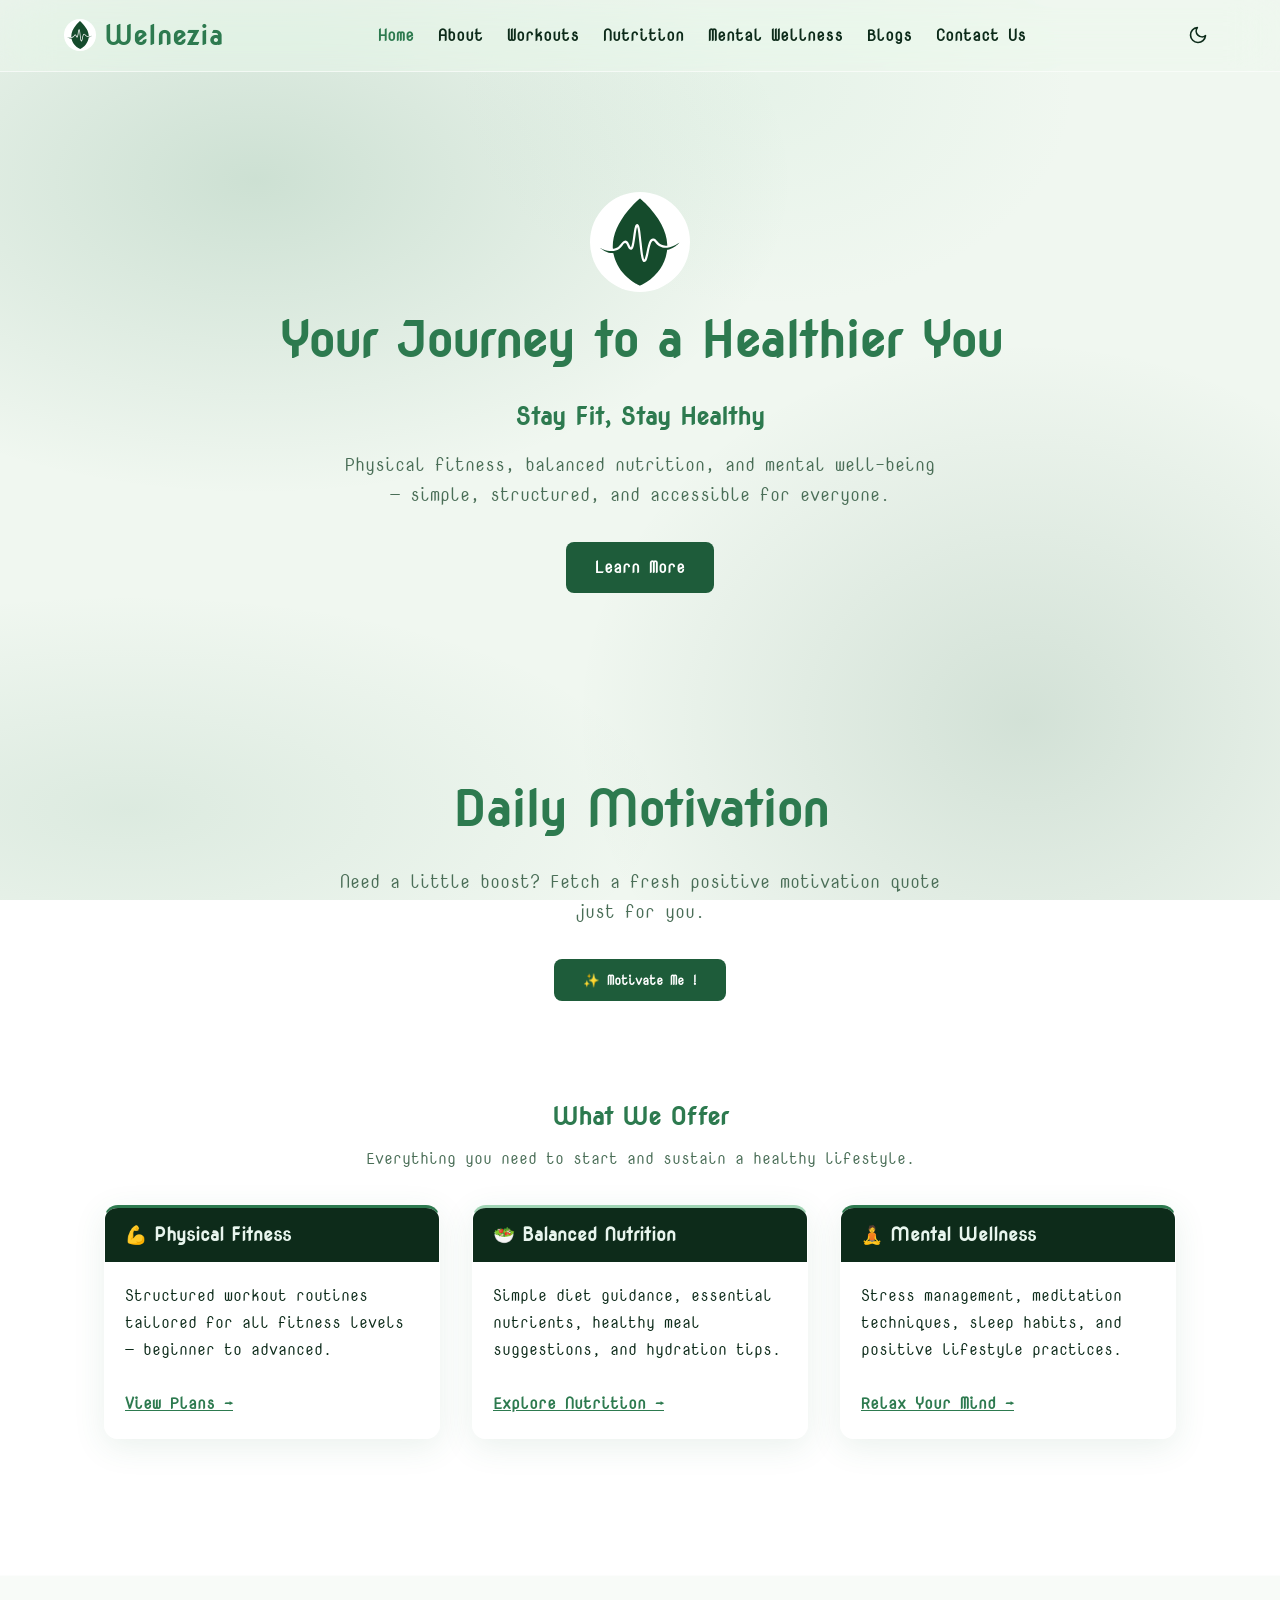
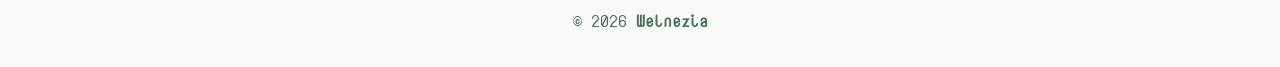
<file: index.html>
<!DOCTYPE html>
<html lang="en">
<head>
  <meta charset="UTF-8">
  <meta name="viewport" content="width=device-width, initial-scale=1.0">
  <title>Welnezia | Home</title>
  <meta name="description" content="Welnezia – Home. Health, fitness and mental wellness.">
  <meta name="keywords" content="health, fitness, diet, wellness, workout, nutrition">
  <meta property="og:title" content="Welnezia | Home">
  <link rel="icon" href="assets/welnezia.svg" type="image/svg+xml">
  <link rel="preconnect" href="https://fonts.googleapis.com">
  <link rel="preconnect" href="https://fonts.gstatic.com" crossorigin>
  <link href="https://fonts.googleapis.com/css2?family=Nova+Mono&family=Nova+Round&display=swap" rel="stylesheet">
  <link rel="stylesheet" href="css/style.css">
</head>
<body>
  <header>
    <a href="index.html" class="logo" style="display: flex; align-items: center; gap: 8px;">
      <img src="assets/welnezia.svg" alt="Welnezia Logo" style="width: 32px; height: 32px; display: block;">
      Welnezia
    </a>
    <nav>
      <ul class="nav-links">
        <li><a href="index.html" class="active">Home</a></li>
        <li><a href="about.html">About</a></li>
        <li><a href="workouts.html">Workouts</a></li>
        <li><a href="nutrition.html">Nutrition</a></li>
        <li><a href="mental.html">Mental Wellness</a></li>
        <li><a href="blogs.html">Blogs</a></li>
        <li><a href="contact.html">Contact Us</a></li>
      </ul>
    </nav>
    <div class="nav-controls">
      <button id="theme-toggle" aria-label="Toggle theme"></button>
      <button id="hamburger" aria-label="Open menu"></button>
    </div>
  </header>
  <div id="mobile-menu">
    <a href="index.html" class="active">Home</a>
    <a href="about.html">About</a>
    <a href="workouts.html">Workouts</a>
    <a href="nutrition.html">Nutrition</a>
    <a href="mental.html">Mental Wellness</a>
    <a href="blogs.html">Blogs</a>
    <a href="contact.html">Contact Us</a>
  </div>
  <main>

    <section class="hero">
      <img src="assets/welnezia.svg" alt="Welnezia" style="width: 100px; height: 100px;">
      <h1>Your Journey to a Healthier You</h1>
      <h2>Stay Fit, Stay Healthy</h2>
      <p>Physical fitness, balanced nutrition, and mental well-being — simple, structured, and accessible for everyone.</p>
      <a href="about.html" class="btn" style="background:var(--green-600)">Learn More</a>
    </section>

    <!-- Daily Motivation Widget -->
    <section class="hero">
      <div class="motivation-section">
        <h1>Daily Motivation</h1>
        <p class="subtitle">Need a little boost? Fetch a fresh positive motivation quote just for you.</p>
        <button class="btn" id="motivationBtn" style="background:var(--green-600)">✨ Motivate Me !</button>
        <p id="motivationError"></p>
        <div id="motivationBox">
          <h1 id="motivationText"></h1>
        </div>
      </div>
    </section>

    <section>
      <h2 style="text-align:center; margin-bottom:0.5rem;">What We Offer</h2>
      <p style="text-align:center; color:var(--text-muted); margin-bottom:2rem;">Everything you need to start and sustain a healthy lifestyle.</p>
      <div class="grid-container">
        <div class="card">
          <div class="card-heading">💪 Physical Fitness</div>
          <div class="card-body"><p>Structured workout routines tailored for all fitness levels — beginner to advanced.</p><br><a href="workouts.html" style="color:var(--primary); font-weight:700;">View Plans →</a></div>
        </div>
        <div class="card">
          <div class="card-heading">🥗 Balanced Nutrition</div>
          <div class="card-body"><p>Simple diet guidance, essential nutrients, healthy meal suggestions, and hydration tips.</p><br><a href="nutrition.html" style="color:var(--primary); font-weight:700;">Explore Nutrition →</a></div>
        </div>
        <div class="card">
          <div class="card-heading">🧘 Mental Wellness</div>
          <div class="card-body"><p>Stress management, meditation techniques, sleep habits, and positive lifestyle practices.</p><br><a href="mental.html" style="color:var(--primary); font-weight:700;">Relax Your Mind →</a></div>
        </div>
      </div>
    </section>
  </main>
  <footer>
    <p>&copy; 2026 <strong>Welnezia</strong></p>
  </footer>
  <script src="js/script.js"></script>
  <script src="js/api.js"></script>
</body>
</html>
</file>
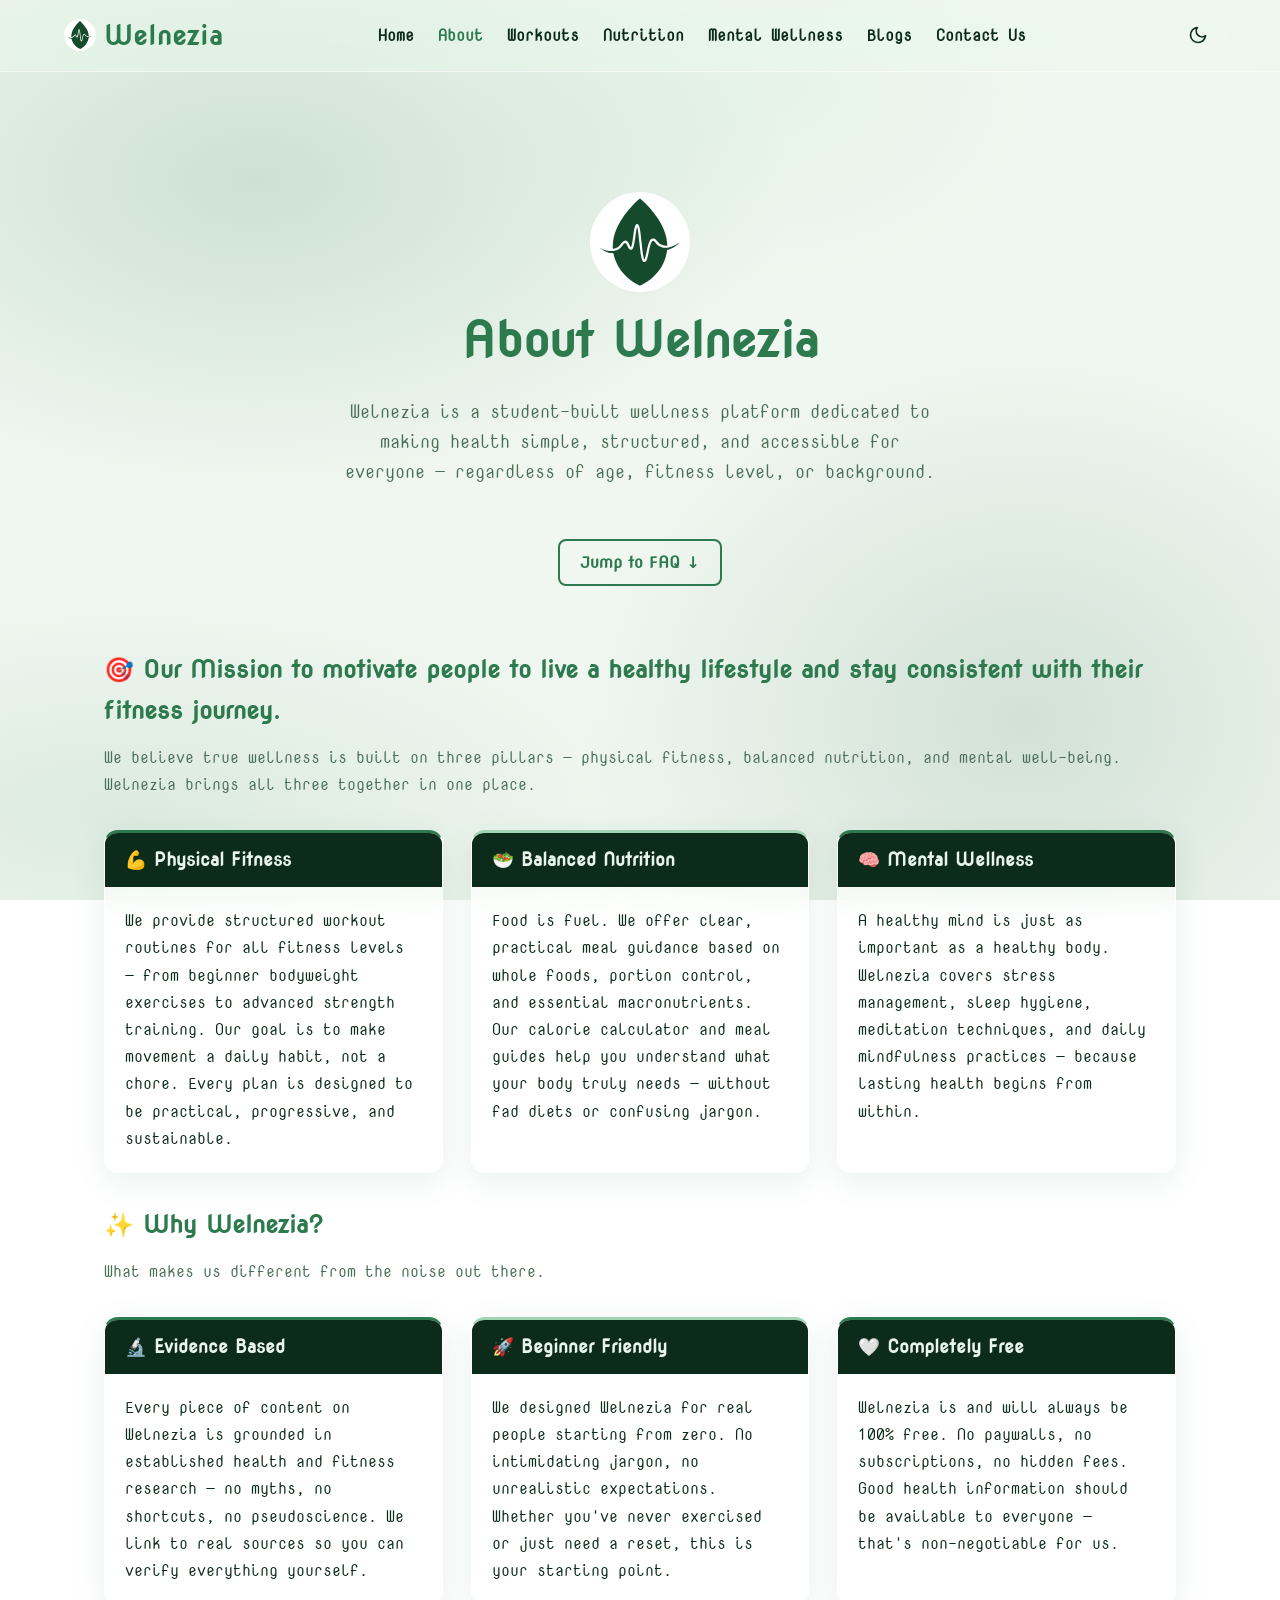
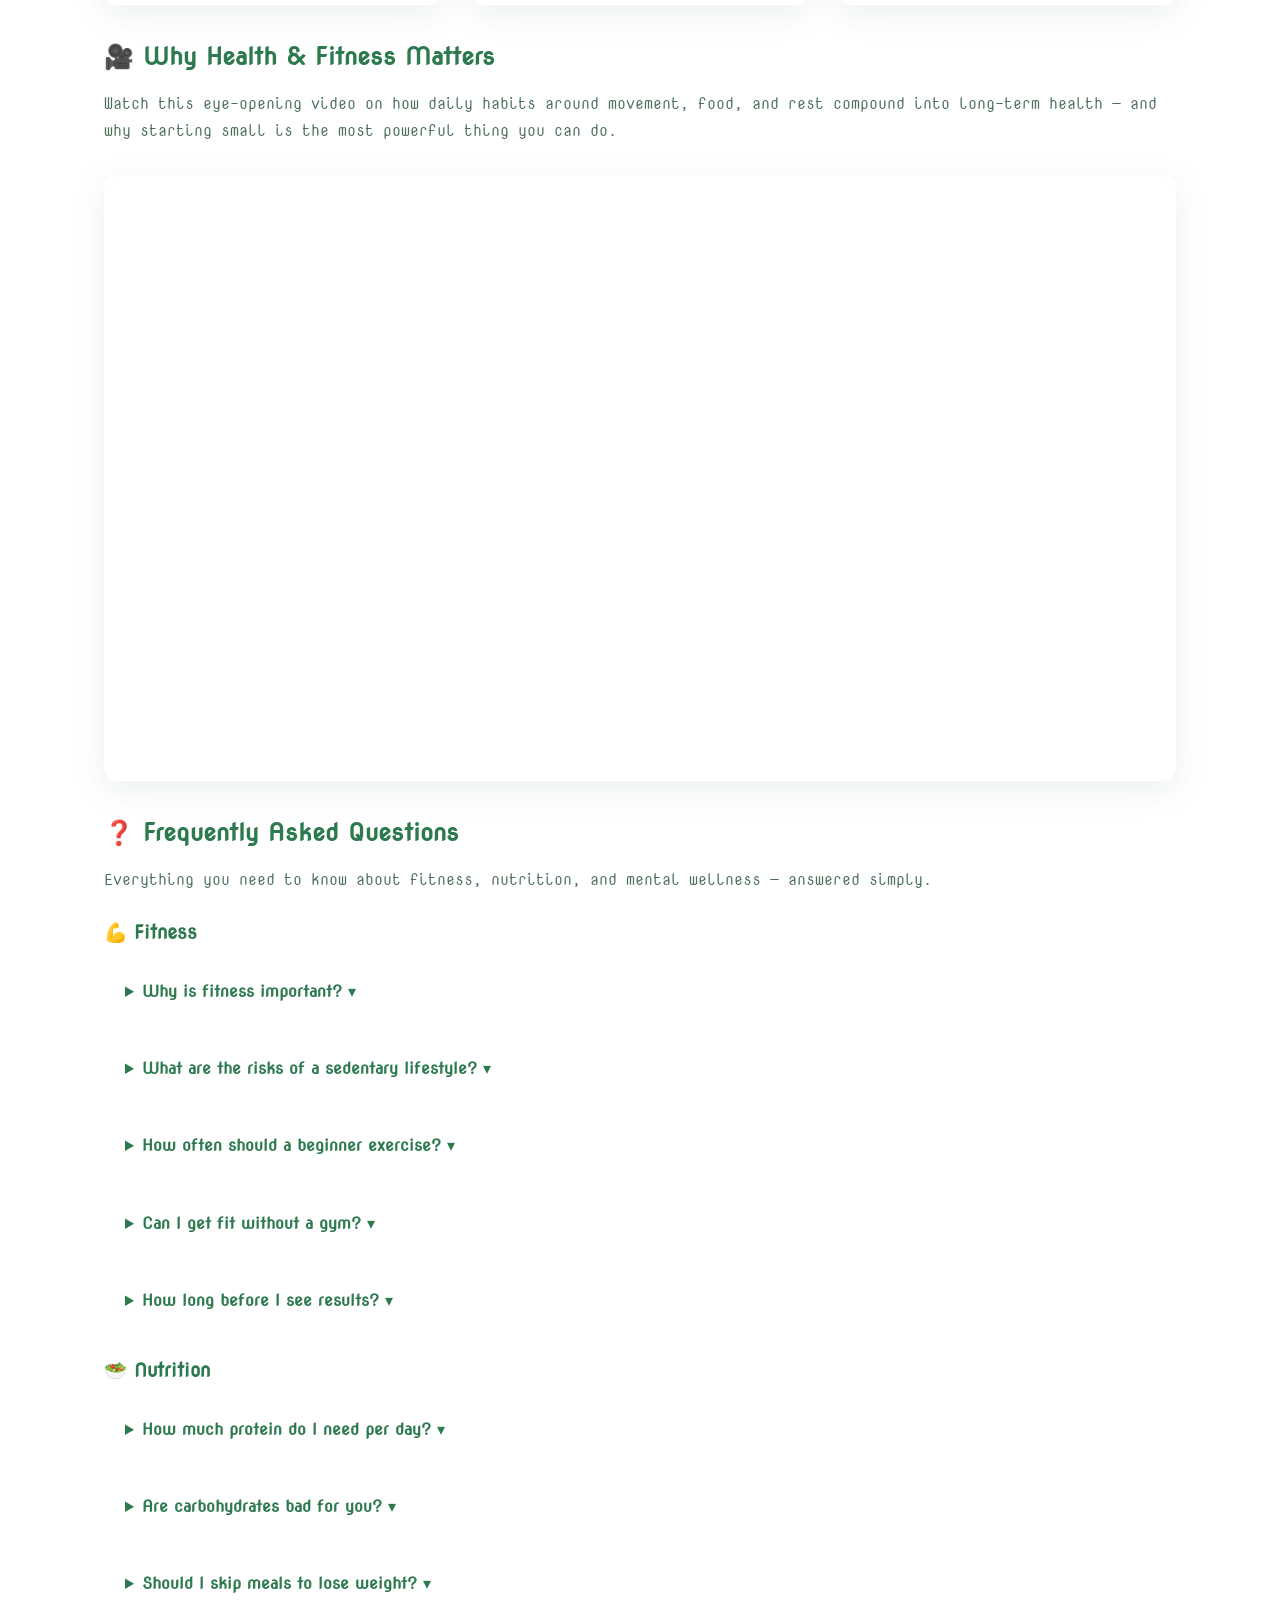
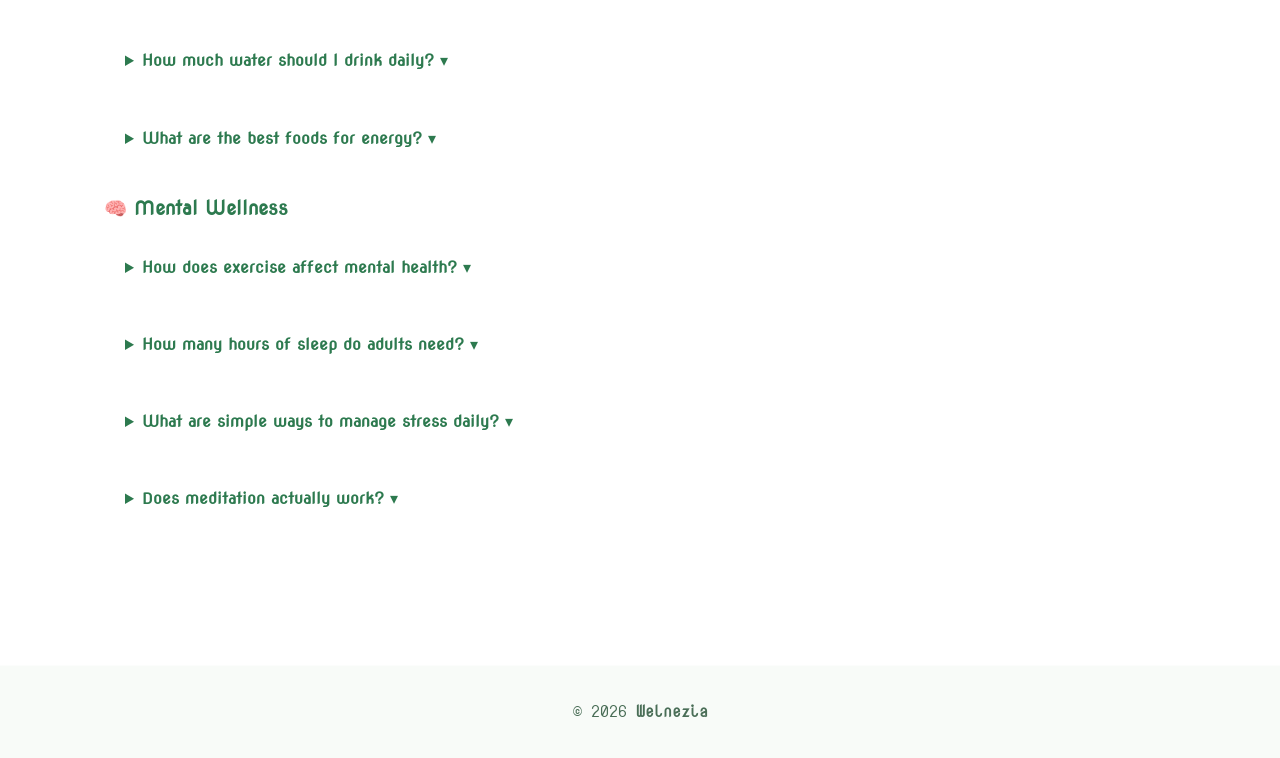
<file: about.html>
<!DOCTYPE html>
<html lang="en">
<head>
  <meta charset="UTF-8">
  <meta name="viewport" content="width=device-width, initial-scale=1.0">
  <title>Welnezia | About</title>
  <meta name="description" content="Welnezia – About us. Learn about our mission, vision and approach to health, fitness and mental wellness.">
  <meta name="keywords" content="about welnezia, health mission, fitness vision, wellness, nutrition">
  <meta property="og:title" content="Welnezia | About">
  <link rel="icon" href="assets/welnezia.svg" type="image/svg+xml">
  <link rel="preconnect" href="https://fonts.googleapis.com">
  <link rel="preconnect" href="https://fonts.gstatic.com" crossorigin>
  <link href="https://fonts.googleapis.com/css2?family=Nova+Mono&family=Nova+Round&display=swap" rel="stylesheet">
  <link rel="stylesheet" href="css/style.css">
  <style>
    .about-grid {
      display: grid;
      grid-template-columns: repeat(3, 1fr);
      gap: 1.75rem;
      margin: 2rem 0;
    }
    @media (max-width: 768px) {
      .about-grid { grid-template-columns: 1fr; }
    }
    .video-wrapper {
      position: relative;
      padding-bottom: 56.25%;
      height: 0;
      overflow: hidden;
      border-radius: 14px;
      border: 1px solid var(--border);
      box-shadow: var(--shadow);
      margin: 2rem 0;
    }
    .video-wrapper iframe {
      position: absolute;
      top: 0; left: 0;
      width: 100%; height: 100%;
      border: 0;
      border-radius: 14px;
    }
    .faq-section details {
      margin-bottom: 1rem;
    }
    .anchor-btn {
      display: inline-block;
      margin-top: 1.25rem;
      color: var(--primary);
      font-weight: 700;
      font-family: var(--font-display);
      text-decoration: none;
      border: 2px solid var(--primary);
      padding: 0.5rem 1.25rem;
      border-radius: 8px;
      transition: background 0.2s, color 0.2s;
    }
    .anchor-btn:hover {
      background: var(--primary);
      color: #fff;
    }
  </style>
</head>
<body>

  <header>
    <a href="index.html" class="logo" style="display: flex; align-items: center; gap: 8px;">
      <img src="assets/welnezia.svg" alt="Welnezia Logo" style="width: 32px; height: 32px; display: block;">
      Welnezia
    </a>
    <nav>
      <ul class="nav-links">
        <li><a href="index.html">Home</a></li>
        <li><a href="about.html" class="active">About</a></li>
        <li><a href="workouts.html">Workouts</a></li>
        <li><a href="nutrition.html">Nutrition</a></li>
        <li><a href="mental.html">Mental Wellness</a></li>
        <li><a href="blogs.html">Blogs</a></li>
        <li><a href="contact.html">Contact Us</a></li>
      </ul>
    </nav>
    <div class="nav-controls">
      <button id="theme-toggle" aria-label="Toggle theme"></button>
      <button id="hamburger" aria-label="Open menu"></button>
    </div>
  </header>

  <div id="mobile-menu">
    <a href="index.html">Home</a>
    <a href="about.html" class="active">About</a>
    <a href="workouts.html">Workouts</a>
    <a href="nutrition.html">Nutrition</a>
    <a href="mental.html">Mental Wellness</a>
    <a href="blogs.html">Blogs</a>
    <a href="contact.html">Contact Us</a>
  </div>

  <main>

    <!-- Hero -->
    <section class="hero">
      <img src="assets/welnezia.svg" alt="Welnezia" style="width: 100px; height: 100px;">
      <h1>About Welnezia</h1>
      <p>Welnezia is a student-built wellness platform dedicated to making health simple, structured, and accessible for everyone — regardless of age, fitness level, or background.</p>
      <a href="#faq" class="anchor-btn">Jump to FAQ &#8595;</a>
    </section>

    <!-- Mission -->
    <section style="margin-bottom:2rem;">
      <h2>🎯 Our Mission to motivate people to live a healthy lifestyle and stay consistent with their fitness journey.</h2>
      <p style="color:var(--text-muted); margin-bottom:1.5rem;">We believe true wellness is built on three pillars — physical fitness, balanced nutrition, and mental well-being. Welnezia brings all three together in one place.</p>
      <div class="about-grid">

        <div class="card">
          <div class="card-heading">💪 Physical Fitness</div>
          <div class="card-body">
            <p>We provide structured workout routines for all fitness levels — from beginner bodyweight exercises to advanced strength training. Our goal is to make movement a daily habit, not a chore. Every plan is designed to be practical, progressive, and sustainable.</p>
          </div>
        </div>

        <div class="card">
          <div class="card-heading">🥗 Balanced Nutrition</div>
          <div class="card-body">
            <p>Food is fuel. We offer clear, practical meal guidance based on whole foods, portion control, and essential macronutrients. Our calorie calculator and meal guides help you understand what your body truly needs — without fad diets or confusing jargon.</p>
          </div>
        </div>

        <div class="card">
          <div class="card-heading">🧠 Mental Wellness</div>
          <div class="card-body">
            <p>A healthy mind is just as important as a healthy body. Welnezia covers stress management, sleep hygiene, meditation techniques, and daily mindfulness practices — because lasting health begins from within.</p>
          </div>
        </div>

      </div>
    </section>

    <!-- Why Welnezia -->
    <section style="margin-bottom:2rem;">
      <h2>✨ Why Welnezia?</h2>
      <p style="color:var(--text-muted); margin-bottom:1.5rem;">What makes us different from the noise out there.</p>
      <div class="about-grid">

        <div class="card">
          <div class="card-heading">🔬 Evidence Based</div>
          <div class="card-body">
            <p>Every piece of content on Welnezia is grounded in established health and fitness research — no myths, no shortcuts, no pseudoscience. We link to real sources so you can verify everything yourself.</p>
          </div>
        </div>

        <div class="card">
          <div class="card-heading">🚀 Beginner Friendly</div>
          <div class="card-body">
            <p>We designed Welnezia for real people starting from zero. No intimidating jargon, no unrealistic expectations. Whether you've never exercised or just need a reset, this is your starting point.</p>
          </div>
        </div>

        <div class="card">
          <div class="card-heading">🤍 Completely Free</div>
          <div class="card-body">
            <p>Welnezia is and will always be 100% free. No paywalls, no subscriptions, no hidden fees. Good health information should be available to everyone — that's non-negotiable for us.</p>
          </div>
        </div>

      </div>
    </section>

    <!-- YouTube Embed -->
    <section style="margin-bottom:2rem;">
      <h2>🎥 Why Health &amp; Fitness Matters</h2>
      <p style="color:var(--text-muted); margin-bottom:1rem;">Watch this eye-opening video on how daily habits around movement, food, and rest compound into long-term health — and why starting small is the most powerful thing you can do.</p>
      <div class="video-wrapper">
        <iframe
          src="https://www.youtube.com/embed/_HEnohs6yYw"
          title="The Importance of Health and Fitness - YouTube"
          allow="accelerometer; autoplay; clipboard-write; encrypted-media; gyroscope; picture-in-picture"
          allowfullscreen>
        </iframe>
      </div>
    </section>

    <!-- FAQ -->
    <section class="faq-section" id="faq" style="margin-bottom:2rem;">
      <h2>❓ Frequently Asked Questions</h2>
      <p style="color:var(--text-muted); margin-bottom:1.5rem;">Everything you need to know about fitness, nutrition, and mental wellness — answered simply.</p>

      <h3 style="margin:1.5rem 0 0.75rem;">💪 Fitness</h3>

      <details>
        <summary>Why is fitness important?</summary>
        <p>Regular physical activity improves cardiovascular health, builds muscle, enhances mental clarity, reduces stress, and helps prevent chronic diseases like diabetes, obesity, and heart disease.</p>
      </details>

      <details>
        <summary>What are the risks of a sedentary lifestyle?</summary>
        <p>Sitting too much increases the risk of obesity, type 2 diabetes, cardiovascular disease, poor posture, and even depression. Even light movement throughout the day can significantly reduce these risks.</p>
      </details>

      <details>
        <summary>How often should a beginner exercise?</summary>
        <p>Beginners should aim for 3–4 days per week, starting with 20–30 minute sessions. Focus on consistency over intensity — building the habit matters more than pushing hard too soon.</p>
      </details>

      <details>
        <summary>Can I get fit without a gym?</summary>
        <p>Absolutely. Bodyweight exercises like push-ups, squats, lunges, and planks can build real strength and fitness. A pair of resistance bands and consistency will take you further than any gym membership without dedication.</p>
      </details>

      <details>
        <summary>How long before I see results?</summary>
        <p>Most people notice improved energy and mood within 2 weeks. Visible physical changes typically take 6–8 weeks of consistent training and proper nutrition. Progress photos and strength logs help you see what the mirror might miss.</p>
      </details>

      <h3 style="margin:1.5rem 0 0.75rem;">🥗 Nutrition</h3>

      <details>
        <summary>How much protein do I need per day?</summary>
        <p>For general health, 0.8g per kg of body weight is the minimum. For muscle building or active individuals, 1.2–2.0g per kg is recommended. Good sources include eggs, chicken, fish, legumes, paneer, and Greek yogurt.</p>
      </details>

      <details>
        <summary>Are carbohydrates bad for you?</summary>
        <p>No. Carbohydrates are your body's primary energy source. The key is choosing complex carbs — oats, brown rice, fruits, vegetables, and whole grains — over refined sugars and processed foods.</p>
      </details>

      <details>
        <summary>Should I skip meals to lose weight?</summary>
        <p>No. Skipping meals often leads to overeating later and slows your metabolism. Instead, focus on eating smaller, balanced meals regularly. A calorie deficit through mindful eating is far more effective and sustainable.</p>
      </details>

      <details>
        <summary>How much water should I drink daily?</summary>
        <p>The general recommendation is 2.5–3 litres per day for adults. Active individuals and those in hot climates need more. A good rule of thumb — if your urine is pale yellow, you're well hydrated.</p>
      </details>

      <details>
        <summary>What are the best foods for energy?</summary>
        <p>Complex carbs like oats and bananas, healthy fats like nuts and avocado, and lean proteins like eggs and legumes all provide sustained energy. Avoid sugar spikes from processed snacks — they lead to energy crashes.</p>
      </details>

      <h3 style="margin:1.5rem 0 0.75rem;">🧠 Mental Wellness</h3>

      <details>
        <summary>How does exercise affect mental health?</summary>
        <p>Exercise releases endorphins and serotonin — your brain's natural mood boosters. Regular physical activity is clinically proven to reduce symptoms of anxiety and depression, improve sleep quality, and boost self-esteem.</p>
      </details>

      <details>
        <summary>How many hours of sleep do adults need?</summary>
        <p>Most adults need 7–9 hours of quality sleep per night. Sleep is when your muscles repair, memory consolidates, and hormones regulate. Chronic sleep deprivation is linked to weight gain, poor focus, and increased stress.</p>
      </details>

      <details>
        <summary>What are simple ways to manage stress daily?</summary>
        <p>Deep breathing (box breathing or 4-7-8 method), 10-minute walks, journaling, limiting screen time before bed, and talking to someone you trust are all proven, simple stress management techniques you can start today.</p>
      </details>

      <details>
        <summary>Does meditation actually work?</summary>
        <p>Yes — and the science backs it. Even 10 minutes of daily mindfulness meditation has been shown to reduce cortisol (stress hormone) levels, improve focus, and increase emotional resilience over time. Apps like Headspace or simply focusing on your breath are great starting points.</p>
      </details>

    </section>

  </main>

  <footer>
    <p>&copy; 2026 <strong>Welnezia</strong></p>
  </footer>

  <script src="js/script.js"></script>
</body>
</html>
</file>
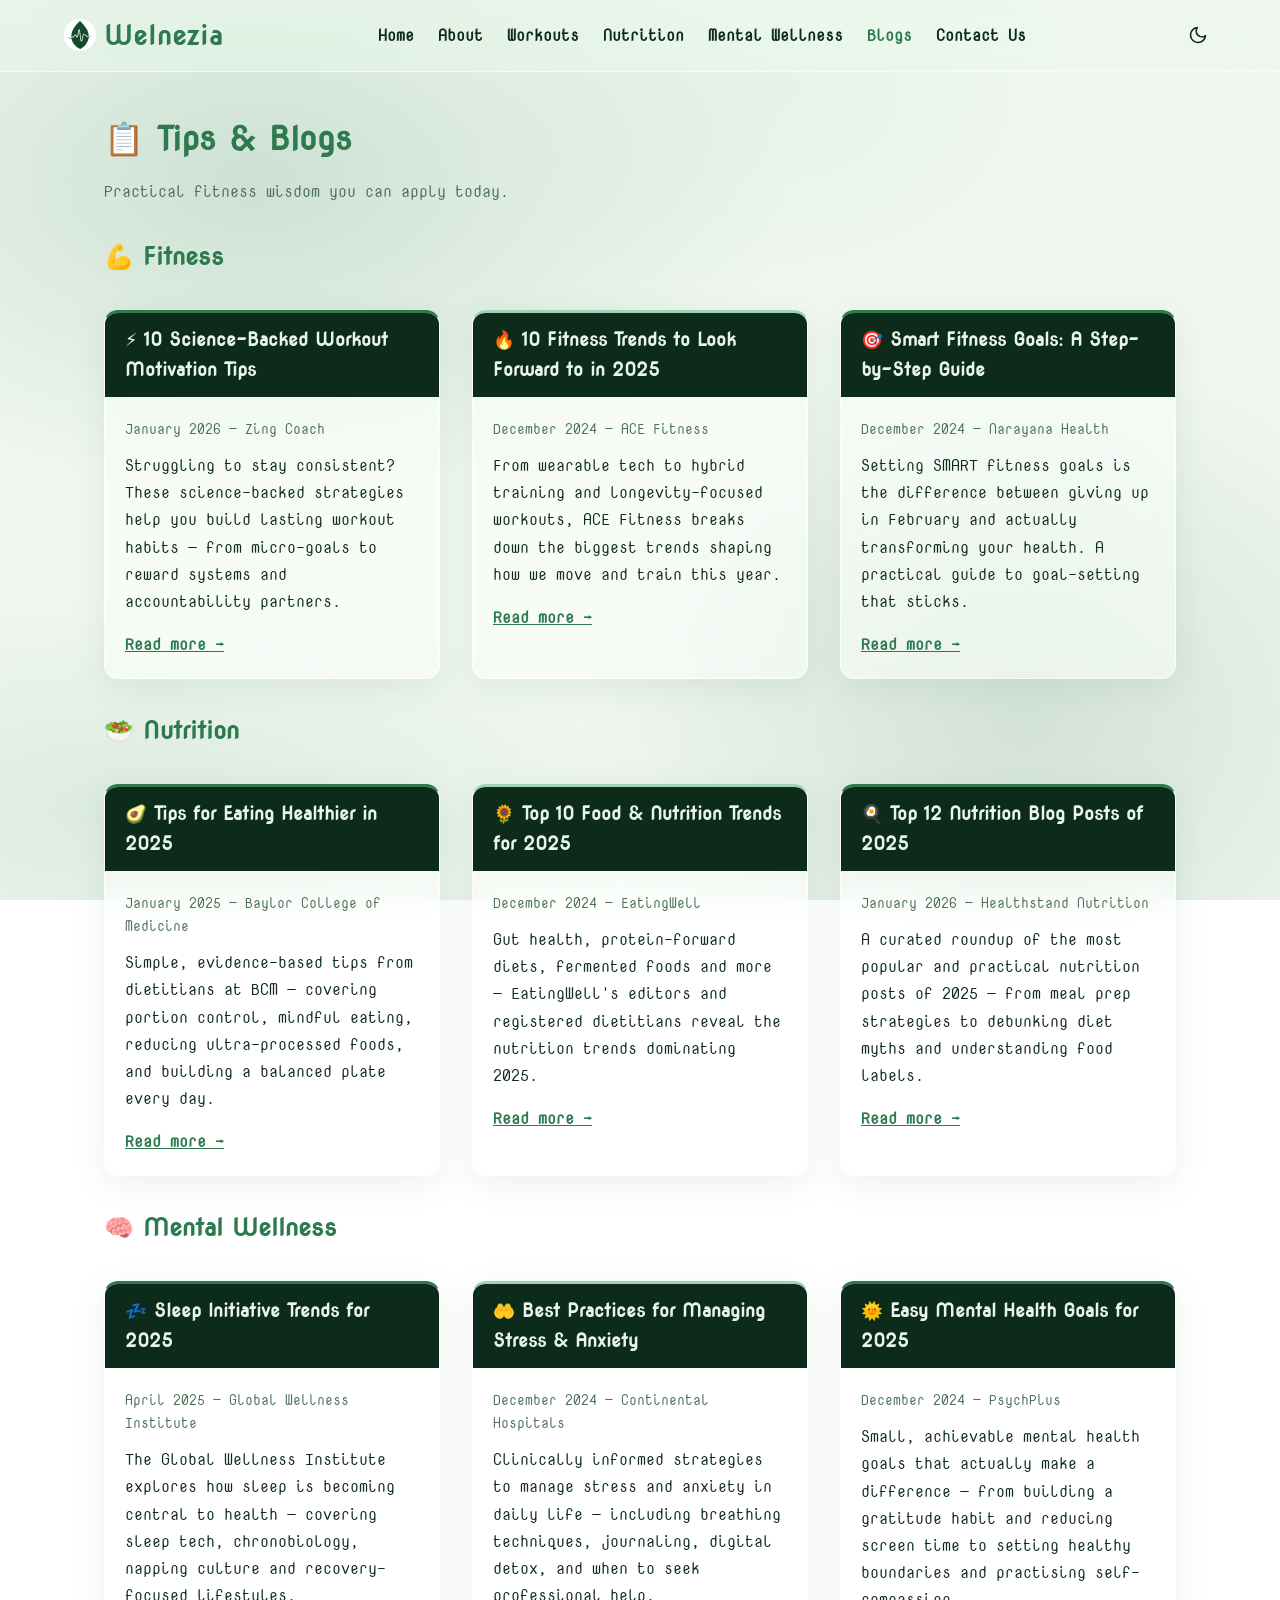
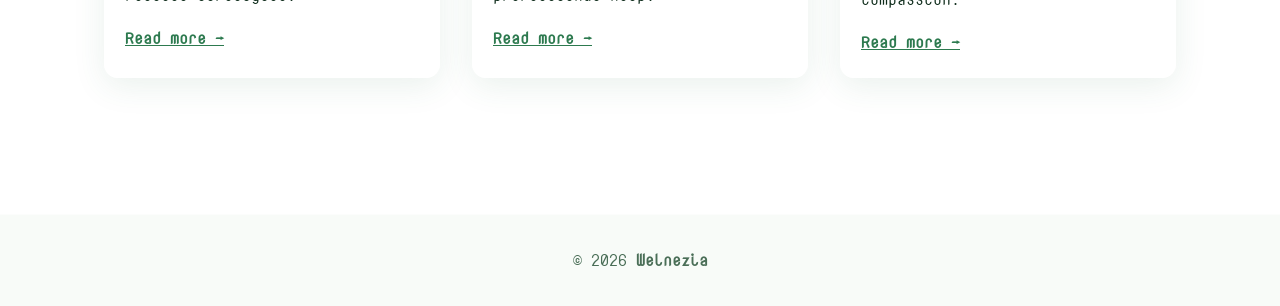
<file: blogs.html>
<!DOCTYPE html>
<html lang="en">
<head>
  <meta charset="UTF-8">
  <meta name="viewport" content="width=device-width, initial-scale=1.0">
  <title>Welnezia | Tips & Blogs</title>
  <meta name="description" content="Welnezia – Practical fitness, nutrition and wellness blog articles.">
  <meta name="keywords" content="fitness blog, nutrition tips, wellness, mental health, workout advice">
  <link rel="icon" href="assets/welnezia.svg" type="image/svg+xml">
  <link rel="preconnect" href="https://fonts.googleapis.com">
  <link rel="preconnect" href="https://fonts.gstatic.com" crossorigin>
  <link href="https://fonts.googleapis.com/css2?family=Nova+Mono&family=Nova+Round&display=swap" rel="stylesheet">
  <link rel="stylesheet" href="css/style.css">
</head>
<body>

  <header>
    <a href="index.html" class="logo" style="display: flex; align-items: center; gap: 8px;">
      <img src="assets/welnezia.svg" alt="Welnezia Logo" style="width: 32px; height: 32px; display: block;">
      Welnezia
    </a>
    <nav>
      <ul class="nav-links">
        <li><a href="index.html">Home</a></li>
        <li><a href="about.html">About</a></li>
        <li><a href="workouts.html">Workouts</a></li>
        <li><a href="nutrition.html">Nutrition</a></li>
        <li><a href="mental.html">Mental Wellness</a></li>
        <li><a href="blogs.html" class="active">Blogs</a></li>
        <li><a href="contact.html">Contact Us</a></li>
      </ul>
    </nav>
    <div class="nav-controls">
      <button id="theme-toggle" aria-label="Toggle theme"></button>
      <button id="hamburger" aria-label="Open menu"></button>
    </div>
  </header>

  <div id="mobile-menu">
    <a href="index.html">Home</a>
    <a href="about.html">About</a>
    <a href="workouts.html">Workouts</a>
    <a href="nutrition.html">Nutrition</a>
    <a href="mental.html">Mental Wellness</a>
    <a href="blogs.html" class="active">Blogs</a>
    <a href="contact.html">Contact Us</a>
  </div>

  <main>

    <h1>📋 Tips &amp; Blogs</h1>
    <p style="color:var(--text-muted); margin-bottom:2rem;">Practical fitness wisdom you can apply today.</p>

    <!-- Fitness -->
    <section style="margin-bottom:2rem;">
      <h2>💪 Fitness</h2>
      <div class="grid-container">

        <div class="card">
          <div class="card-heading">⚡ 10 Science-Backed Workout Motivation Tips</div>
          <div class="card-body">
            <p style="font-size:0.85rem; color:var(--text-muted); margin-bottom:0.75rem;">January 2026 &mdash; Zing Coach</p>
            <p>Struggling to stay consistent? These science-backed strategies help you build lasting workout habits — from micro-goals to reward systems and accountability partners.</p>
            <a href="https://www.zing.coach/fitness-library/workout-motivation-tips" target="_blank" rel="noopener noreferrer" style="color:var(--primary); font-weight:600; display:inline-block; margin-top:1rem;">Read more &rarr;</a>
          </div>
        </div>

        <div class="card">
          <div class="card-heading">🔥 10 Fitness Trends to Look Forward to in 2025</div>
          <div class="card-body">
            <p style="font-size:0.85rem; color:var(--text-muted); margin-bottom:0.75rem;">December 2024 &mdash; ACE Fitness</p>
            <p>From wearable tech to hybrid training and longevity-focused workouts, ACE Fitness breaks down the biggest trends shaping how we move and train this year.</p>
            <a href="https://www.acefitness.org/resources/pros/expert-articles/8776/10-fitness-trends-to-look-forward-to-in-2025/" target="_blank" rel="noopener noreferrer" style="color:var(--primary); font-weight:600; display:inline-block; margin-top:1rem;">Read more &rarr;</a>
          </div>
        </div>

        <div class="card">
          <div class="card-heading">🎯 Smart Fitness Goals: A Step-by-Step Guide</div>
          <div class="card-body">
            <p style="font-size:0.85rem; color:var(--text-muted); margin-bottom:0.75rem;">December 2024 &mdash; Narayana Health</p>
            <p>Setting SMART fitness goals is the difference between giving up in February and actually transforming your health. A practical guide to goal-setting that sticks.</p>
            <a href="https://www.narayanahealth.org/blog/smart-fitness-goals-for-a-step-by-step-guide-to-a-healthier-you" target="_blank" rel="noopener noreferrer" style="color:var(--primary); font-weight:600; display:inline-block; margin-top:1rem;">Read more &rarr;</a>
          </div>
        </div>

      </div>
    </section>

    <!-- Nutrition -->
    <section style="margin-bottom:2rem;">
      <h2>🥗 Nutrition</h2>
      <div class="grid-container">

        <div class="card">
          <div class="card-heading">🥑 Tips for Eating Healthier in 2025</div>
          <div class="card-body">
            <p style="font-size:0.85rem; color:var(--text-muted); margin-bottom:0.75rem;">January 2025 &mdash; Baylor College of Medicine</p>
            <p>Simple, evidence-based tips from dietitians at BCM — covering portion control, mindful eating, reducing ultra-processed foods, and building a balanced plate every day.</p>
            <a href="https://www.bcm.edu/news/tips-for-eating-healthier-in-2025" target="_blank" rel="noopener noreferrer" style="color:var(--primary); font-weight:600; display:inline-block; margin-top:1rem;">Read more &rarr;</a>
          </div>
        </div>

        <div class="card">
          <div class="card-heading">🌻 Top 10 Food &amp; Nutrition Trends for 2025</div>
          <div class="card-body">
            <p style="font-size:0.85rem; color:var(--text-muted); margin-bottom:0.75rem;">December 2024 &mdash; EatingWell</p>
            <p>Gut health, protein-forward diets, fermented foods and more — EatingWell's editors and registered dietitians reveal the nutrition trends dominating 2025.</p>
            <a href="https://www.eatingwell.com/eatingwell-food-and-nutrition-trends-2025-8761210" target="_blank" rel="noopener noreferrer" style="color:var(--primary); font-weight:600; display:inline-block; margin-top:1rem;">Read more &rarr;</a>
          </div>
        </div>

        <div class="card">
          <div class="card-heading">🍳 Top 12 Nutrition Blog Posts of 2025</div>
          <div class="card-body">
            <p style="font-size:0.85rem; color:var(--text-muted); margin-bottom:0.75rem;">January 2026 &mdash; Healthstand Nutrition</p>
            <p>A curated roundup of the most popular and practical nutrition posts of 2025 — from meal prep strategies to debunking diet myths and understanding food labels.</p>
            <a href="https://www.healthstandnutrition.com/top-nutrition-blog-posts-2025/" target="_blank" rel="noopener noreferrer" style="color:var(--primary); font-weight:600; display:inline-block; margin-top:1rem;">Read more &rarr;</a>
          </div>
        </div>

      </div>
    </section>

    <!-- Mental Wellness -->
    <section style="margin-bottom:2rem;">
      <h2>🧠 Mental Wellness</h2>
      <div class="grid-container">

        <div class="card">
          <div class="card-heading">💤 Sleep Initiative Trends for 2025</div>
          <div class="card-body">
            <p style="font-size:0.85rem; color:var(--text-muted); margin-bottom:0.75rem;">April 2025 &mdash; Global Wellness Institute</p>
            <p>The Global Wellness Institute explores how sleep is becoming central to health — covering sleep tech, chronobiology, napping culture and recovery-focused lifestyles.</p>
            <a href="https://globalwellnessinstitute.org/global-wellness-institute-blog/2025/04/02/sleep-initiative-trends-for-2025/" target="_blank" rel="noopener noreferrer" style="color:var(--primary); font-weight:600; display:inline-block; margin-top:1rem;">Read more &rarr;</a>
          </div>
        </div>

        <div class="card">
          <div class="card-heading">🤲 Best Practices for Managing Stress &amp; Anxiety</div>
          <div class="card-body">
            <p style="font-size:0.85rem; color:var(--text-muted); margin-bottom:0.75rem;">December 2024 &mdash; Continental Hospitals</p>
            <p>Clinically informed strategies to manage stress and anxiety in daily life — including breathing techniques, journaling, digital detox, and when to seek professional help.</p>
            <a href="https://continentalhospitals.com/blog/start-2025-healthy-best-practices-for-managing-stress-and-anxiety/" target="_blank" rel="noopener noreferrer" style="color:var(--primary); font-weight:600; display:inline-block; margin-top:1rem;">Read more &rarr;</a>
          </div>
        </div>

        <div class="card">
          <div class="card-heading">🌞 Easy Mental Health Goals for 2025</div>
          <div class="card-body">
            <p style="font-size:0.85rem; color:var(--text-muted); margin-bottom:0.75rem;">December 2024 &mdash; PsychPlus</p>
            <p>Small, achievable mental health goals that actually make a difference — from building a gratitude habit and reducing screen time to setting healthy boundaries and practising self-compassion.</p>
            <a href="https://psychplus.com/blog/step-into-2025-with-these-easy-mental-health-goals/" target="_blank" rel="noopener noreferrer" style="color:var(--primary); font-weight:600; display:inline-block; margin-top:1rem;">Read more &rarr;</a>
          </div>
        </div>

      </div>
    </section>

  </main>

  <footer>
    <p>&copy; 2026 <strong>Welnezia</strong></p>
  </footer>

  <script src="js/script.js"></script>
</body>
</html>
</file>
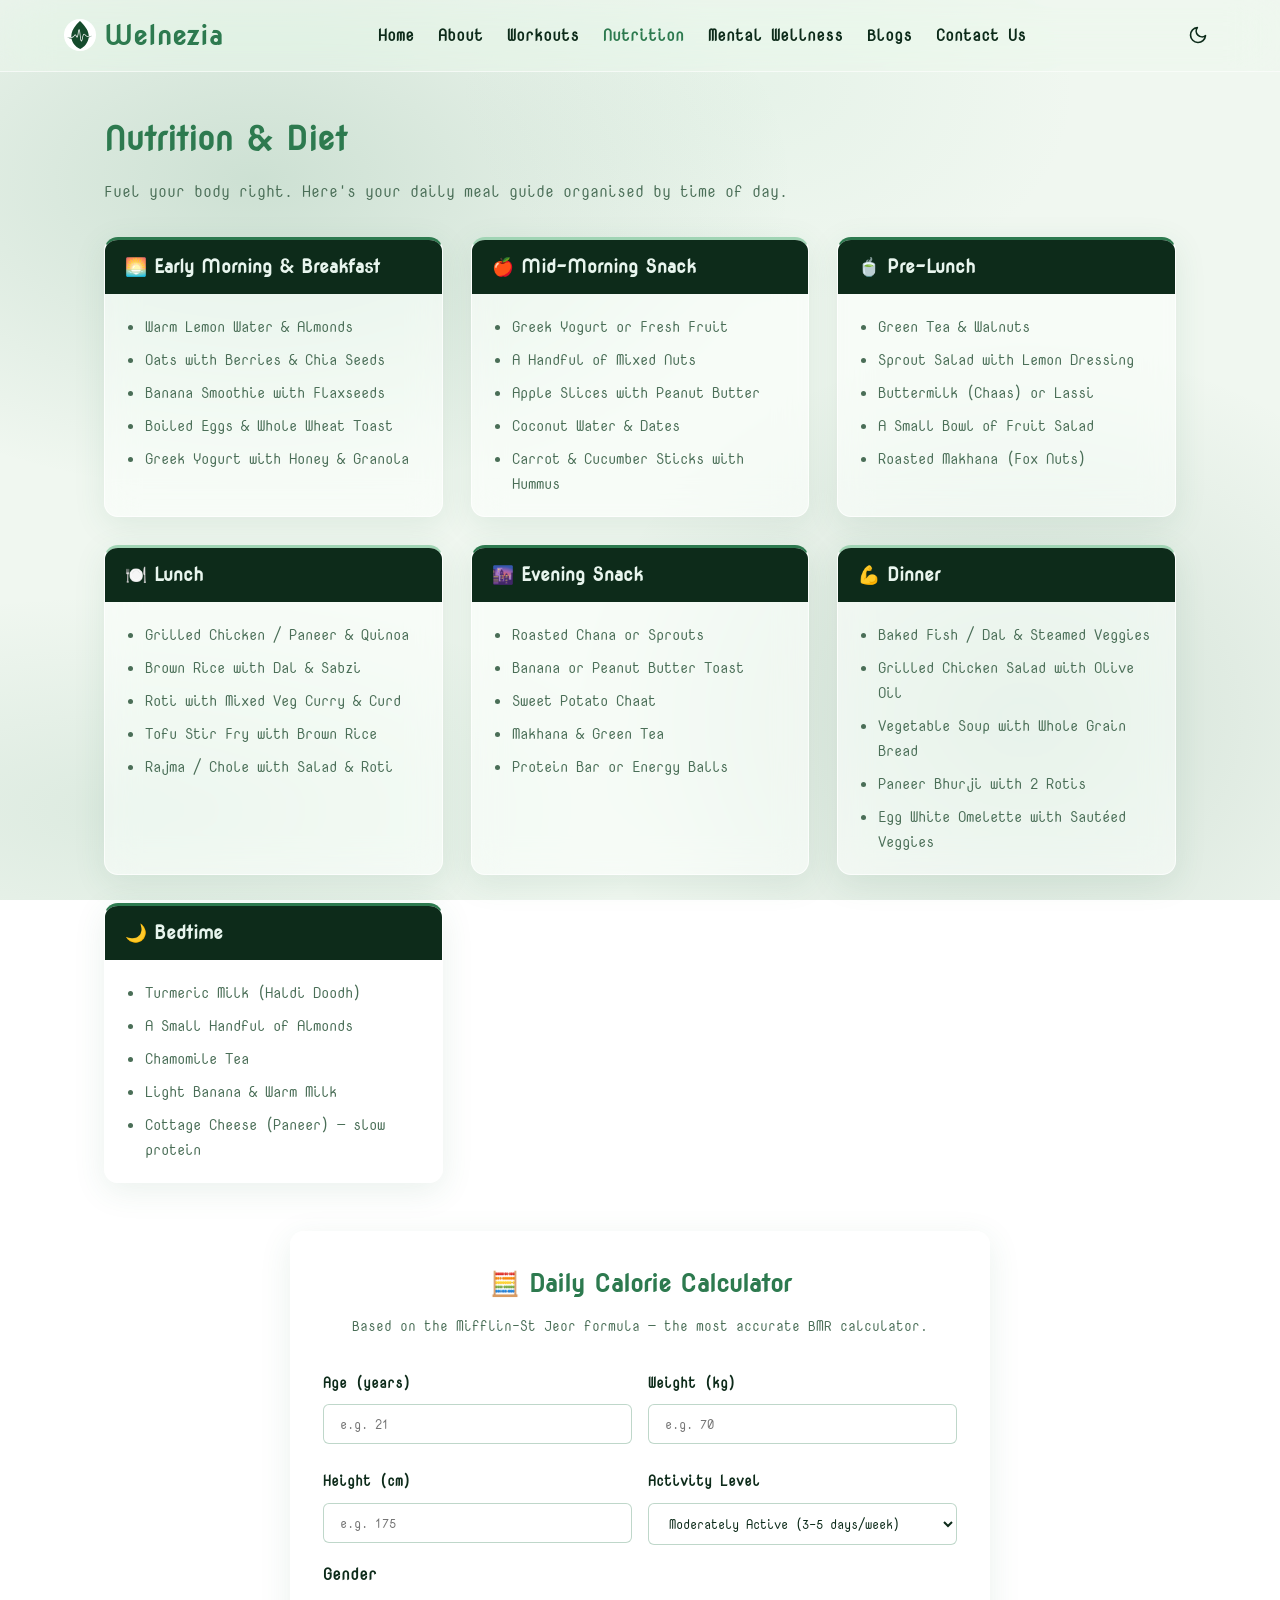
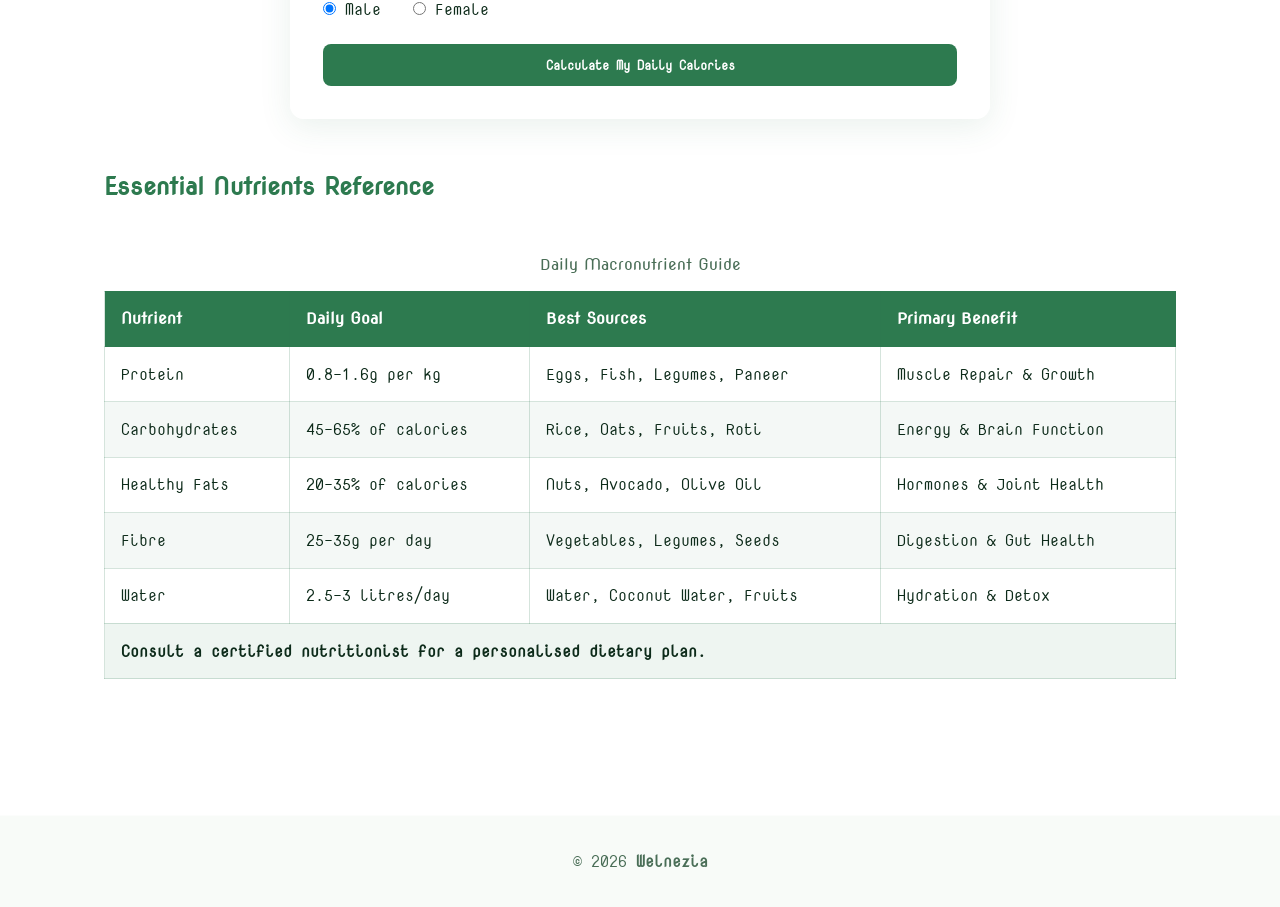
<file: nutrition.html>
<!DOCTYPE html>
<html lang="en">
<head>
  <meta charset="UTF-8">
  <meta name="viewport" content="width=device-width, initial-scale=1.0">
  <title>Welnezia | Nutrition & Diet</title>
  <meta name="description" content="Welnezia – Nutrition and Diet guidance. Healthy meal plans and a calorie calculator.">
  <meta name="keywords" content="nutrition, diet, healthy food, calories, meal plan, fitness">
  <link rel="icon" href="assets/welnezia.svg" type="image/svg+xml">
  <link rel="preconnect" href="https://fonts.googleapis.com">
  <link rel="preconnect" href="https://fonts.gstatic.com" crossorigin>
  <link href="https://fonts.googleapis.com/css2?family=Nova+Mono&family=Nova+Round&display=swap" rel="stylesheet">
  <link rel="stylesheet" href="css/style.css">
  <style>
    .nutrition-grid {
      display: grid;
      grid-template-columns: repeat(3, 1fr);
      gap: 1.75rem;
      margin: 2rem 0;
    }
    @media (max-width: 768px) {
      .nutrition-grid { grid-template-columns: 1fr; }
    }
    .meal-card .card-body ul {
      list-style: disc;
      padding-left: 1.25rem;
      display: flex;
      flex-direction: column;
      gap: 0.5rem;
    }
    .meal-card .card-body ul li {
      font-size: 0.92rem;
      color: var(--text-muted);
    }
    .calc-section {
      background: var(--surface);
      backdrop-filter: blur(16px) saturate(160%);
      -webkit-backdrop-filter: blur(16px) saturate(160%);
      border: 1px solid var(--border);
      border-radius: 14px;
      padding: 2rem;
      max-width: 700px;
      margin: 3rem auto;
      box-shadow: var(--shadow);
    }
    .calc-section h2 { text-align: center; margin-bottom: 0.5rem; }
    .calc-section .subtitle { text-align: center; color: var(--text-muted); margin-bottom: 1.5rem; font-size: 0.9rem; }
    .calc-grid { display: grid; grid-template-columns: 1fr 1fr; gap: 1rem; }
    @media (max-width: 600px) { .calc-grid { grid-template-columns: 1fr; } }
    .calc-grid label { font-weight: 600; display: block; margin-bottom: 0.3rem; font-size: 0.9rem; }
    .calc-grid input, .calc-grid select {
      width: 100%; padding: 0.65rem 1rem;
      border: 1px solid rgba(45,122,79,0.3); border-radius: 6px;
      background: rgba(255,255,255,0.25); color: var(--text); font-family: var(--font-body);
    }
    [data-theme="dark"] .calc-grid input,
    [data-theme="dark"] .calc-grid select { background: rgba(20,50,30,0.4); }
    .gender-row { display: flex; gap: 2rem; align-items: center; }
    .gender-row label { font-weight: 400; margin: 0; cursor: pointer; }
    #calcBtn { width: 100%; margin-top: 1.25rem; }
    #calcResult {
      margin-top: 1.5rem; display: none;
      background: rgba(45,122,79,0.08);
      border: 1px solid rgba(45,122,79,0.2);
      border-radius: 10px; padding: 1.25rem;
    }
    #calcResult h3 { color: var(--primary); font-family: var(--font-display); margin-bottom: 0.75rem; }
    .macro-row { display: flex; justify-content: space-between; gap: 1rem; flex-wrap: wrap; margin-top: 0.5rem; }
    .macro-box {
      flex: 1; min-width: 120px; text-align: center;
      background: var(--surface); border: 1px solid var(--border);
      border-radius: 10px; padding: 0.85rem;
    }
    .macro-box span { display: block; font-size: 1.4rem; font-weight: 700; color: var(--primary); font-family: var(--font-display); }
    .macro-box p { font-size: 0.78rem; color: var(--text-muted); margin-top: 0.2rem; }
  </style>
</head>
<body>
  <header>
    <a href="index.html" class="logo" style="display: flex; align-items: center; gap: 8px;">
      <img src="assets/welnezia.svg" alt="Welnezia Logo" style="width: 32px; height: 32px; display: block;">
      Welnezia
    </a>
    <nav>
      <ul class="nav-links">
        <li><a href="index.html">Home</a></li>
        <li><a href="about.html">About</a></li>
        <li><a href="workouts.html">Workouts</a></li>
        <li><a href="nutrition.html" class="active">Nutrition</a></li>
        <li><a href="mental.html">Mental Wellness</a></li>
        <li><a href="blogs.html">Blogs</a></li>
        <li><a href="contact.html">Contact Us</a></li>
      </ul>
    </nav>
    <div class="nav-controls">
      <button id="theme-toggle" aria-label="Toggle theme"></button>
      <button id="hamburger" aria-label="Open menu"></button>
    </div>
  </header>

  <div id="mobile-menu">
    <a href="index.html">Home</a>
    <a href="about.html">About</a>
    <a href="workouts.html">Workouts</a>
    <a href="nutrition.html" class="active">Nutrition</a>
    <a href="mental.html">Mental Wellness</a>
    <a href="blogs.html">Blogs</a>
    <a href="contact.html">Contact Us</a>
  </div>

  <main>
    <h1>Nutrition &amp; Diet</h1>
    <p style="color:var(--text-muted); margin-bottom:2rem;">Fuel your body right. Here's your daily meal guide organised by time of day.</p>

    <div class="nutrition-grid">

      <div class="card meal-card">
        <div class="card-heading">🌅 Early Morning &amp; Breakfast</div>
        <div class="card-body">
          <ul>
            <li>Warm Lemon Water &amp; Almonds</li>
            <li>Oats with Berries &amp; Chia Seeds</li>
            <li>Banana Smoothie with Flaxseeds</li>
            <li>Boiled Eggs &amp; Whole Wheat Toast</li>
            <li>Greek Yogurt with Honey &amp; Granola</li>
          </ul>
        </div>
      </div>

      <div class="card meal-card">
        <div class="card-heading">🍎 Mid-Morning Snack</div>
        <div class="card-body">
          <ul>
            <li>Greek Yogurt or Fresh Fruit</li>
            <li>A Handful of Mixed Nuts</li>
            <li>Apple Slices with Peanut Butter</li>
            <li>Coconut Water &amp; Dates</li>
            <li>Carrot &amp; Cucumber Sticks with Hummus</li>
          </ul>
        </div>
      </div>

      <div class="card meal-card">
        <div class="card-heading">🍵 Pre-Lunch</div>
        <div class="card-body">
          <ul>
            <li>Green Tea &amp; Walnuts</li>
            <li>Sprout Salad with Lemon Dressing</li>
            <li>Buttermilk (Chaas) or Lassi</li>
            <li>A Small Bowl of Fruit Salad</li>
            <li>Roasted Makhana (Fox Nuts)</li>
          </ul>
        </div>
      </div>

      <div class="card meal-card">
        <div class="card-heading">🍽️ Lunch</div>
        <div class="card-body">
          <ul>
            <li>Grilled Chicken / Paneer &amp; Quinoa</li>
            <li>Brown Rice with Dal &amp; Sabzi</li>
            <li>Roti with Mixed Veg Curry &amp; Curd</li>
            <li>Tofu Stir Fry with Brown Rice</li>
            <li>Rajma / Chole with Salad &amp; Roti</li>
          </ul>
        </div>
      </div>

      <div class="card meal-card">
        <div class="card-heading">🌆 Evening Snack</div>
        <div class="card-body">
          <ul>
            <li>Roasted Chana or Sprouts</li>
            <li>Banana or Peanut Butter Toast</li>
            <li>Sweet Potato Chaat</li>
            <li>Makhana &amp; Green Tea</li>
            <li>Protein Bar or Energy Balls</li>
          </ul>
        </div>
      </div>

      <div class="card meal-card">
        <div class="card-heading">💪 Dinner</div>
        <div class="card-body">
          <ul>
            <li>Baked Fish / Dal &amp; Steamed Veggies</li>
            <li>Grilled Chicken Salad with Olive Oil</li>
            <li>Vegetable Soup with Whole Grain Bread</li>
            <li>Paneer Bhurji with 2 Rotis</li>
            <li>Egg White Omelette with Sautéed Veggies</li>
          </ul>
        </div>
      </div>

      <div class="card meal-card">
        <div class="card-heading">🌙 Bedtime</div>
        <div class="card-body">
          <ul>
            <li>Turmeric Milk (Haldi Doodh)</li>
            <li>A Small Handful of Almonds</li>
            <li>Chamomile Tea</li>
            <li>Light Banana &amp; Warm Milk</li>
            <li>Cottage Cheese (Paneer) — slow protein</li>
          </ul>
        </div>
      </div>

    </div>

    <!-- Calorie Calculator -->
    <div class="calc-section">
      <h2>🧮 Daily Calorie Calculator</h2>
      <p class="subtitle">Based on the Mifflin-St Jeor formula — the most accurate BMR calculator.</p>
      <div class="calc-grid">
        <div>
          <label for="calcAge">Age (years)</label>
          <input type="number" id="calcAge" min="10" max="100" placeholder="e.g. 21">
        </div>
        <div>
          <label for="calcWeight">Weight (kg)</label>
          <input type="number" id="calcWeight" min="20" max="300" placeholder="e.g. 70">
        </div>
        <div>
          <label for="calcHeight">Height (cm)</label>
          <input type="number" id="calcHeight" min="100" max="250" placeholder="e.g. 175">
        </div>
        <div>
          <label for="calcActivity">Activity Level</label>
          <select id="calcActivity">
            <option value="1.2">Sedentary (desk job, no exercise)</option>
            <option value="1.375">Lightly Active (1–3 days/week)</option>
            <option value="1.55" selected>Moderately Active (3–5 days/week)</option>
            <option value="1.725">Very Active (6–7 days/week)</option>
            <option value="1.9">Extra Active (athlete / physical job)</option>
          </select>
        </div>
      </div>
      <div style="margin-top:1rem;">
        <label style="font-weight:600; display:block; margin-bottom:0.5rem;">Gender</label>
        <div class="gender-row">
          <label><input type="radio" name="calcGender" value="male" checked> Male</label>
          <label><input type="radio" name="calcGender" value="female"> Female</label>
        </div>
      </div>
      <button class="btn" id="calcBtn">Calculate My Daily Calories</button>
      <div id="calcResult">
        <h3>Your Results</h3>
        <p>Daily Calorie Need: <strong id="tdeeVal" style="color:var(--primary); font-size:1.3rem;"></strong></p>
        <div class="macro-row">
          <div class="macro-box"><span id="proteinVal"></span><p>Protein (g)</p></div>
          <div class="macro-box"><span id="carbsVal"></span><p>Carbs (g)</p></div>
          <div class="macro-box"><span id="fatVal"></span><p>Fats (g)</p></div>
        </div>
        <p style="margin-top:1rem; font-size:0.82rem; color:var(--text-muted);">* Macros based on 30% protein, 45% carbs, 25% fat split.</p>
      </div>
    </div>

    <!-- Macronutrient Table -->
    <section style="margin:3rem 0 1rem;">
      <h2>Essential Nutrients Reference</h2>
      <table>
        <caption>Daily Macronutrient Guide</caption>
        <thead>
          <tr>
            <th scope="col">Nutrient</th>
            <th scope="col">Daily Goal</th>
            <th scope="col">Best Sources</th>
            <th scope="col">Primary Benefit</th>
          </tr>
        </thead>
        <tbody>
          <tr><td>Protein</td><td>0.8–1.6g per kg</td><td>Eggs, Fish, Legumes, Paneer</td><td>Muscle Repair &amp; Growth</td></tr>
          <tr><td>Carbohydrates</td><td>45–65% of calories</td><td>Rice, Oats, Fruits, Roti</td><td>Energy &amp; Brain Function</td></tr>
          <tr><td>Healthy Fats</td><td>20–35% of calories</td><td>Nuts, Avocado, Olive Oil</td><td>Hormones &amp; Joint Health</td></tr>
          <tr><td>Fibre</td><td>25–35g per day</td><td>Vegetables, Legumes, Seeds</td><td>Digestion &amp; Gut Health</td></tr>
          <tr><td>Water</td><td>2.5–3 litres/day</td><td>Water, Coconut Water, Fruits</td><td>Hydration &amp; Detox</td></tr>
        </tbody>
        <tfoot>
          <tr><td colspan="4">Consult a certified nutritionist for a personalised dietary plan.</td></tr>
        </tfoot>
      </table>
    </section>

  </main>

  <footer>
    <p>&copy; 2026 <strong>Welnezia</strong></p>
  </footer>

  <script src="js/script.js"></script>
</body>
</html>
</file>
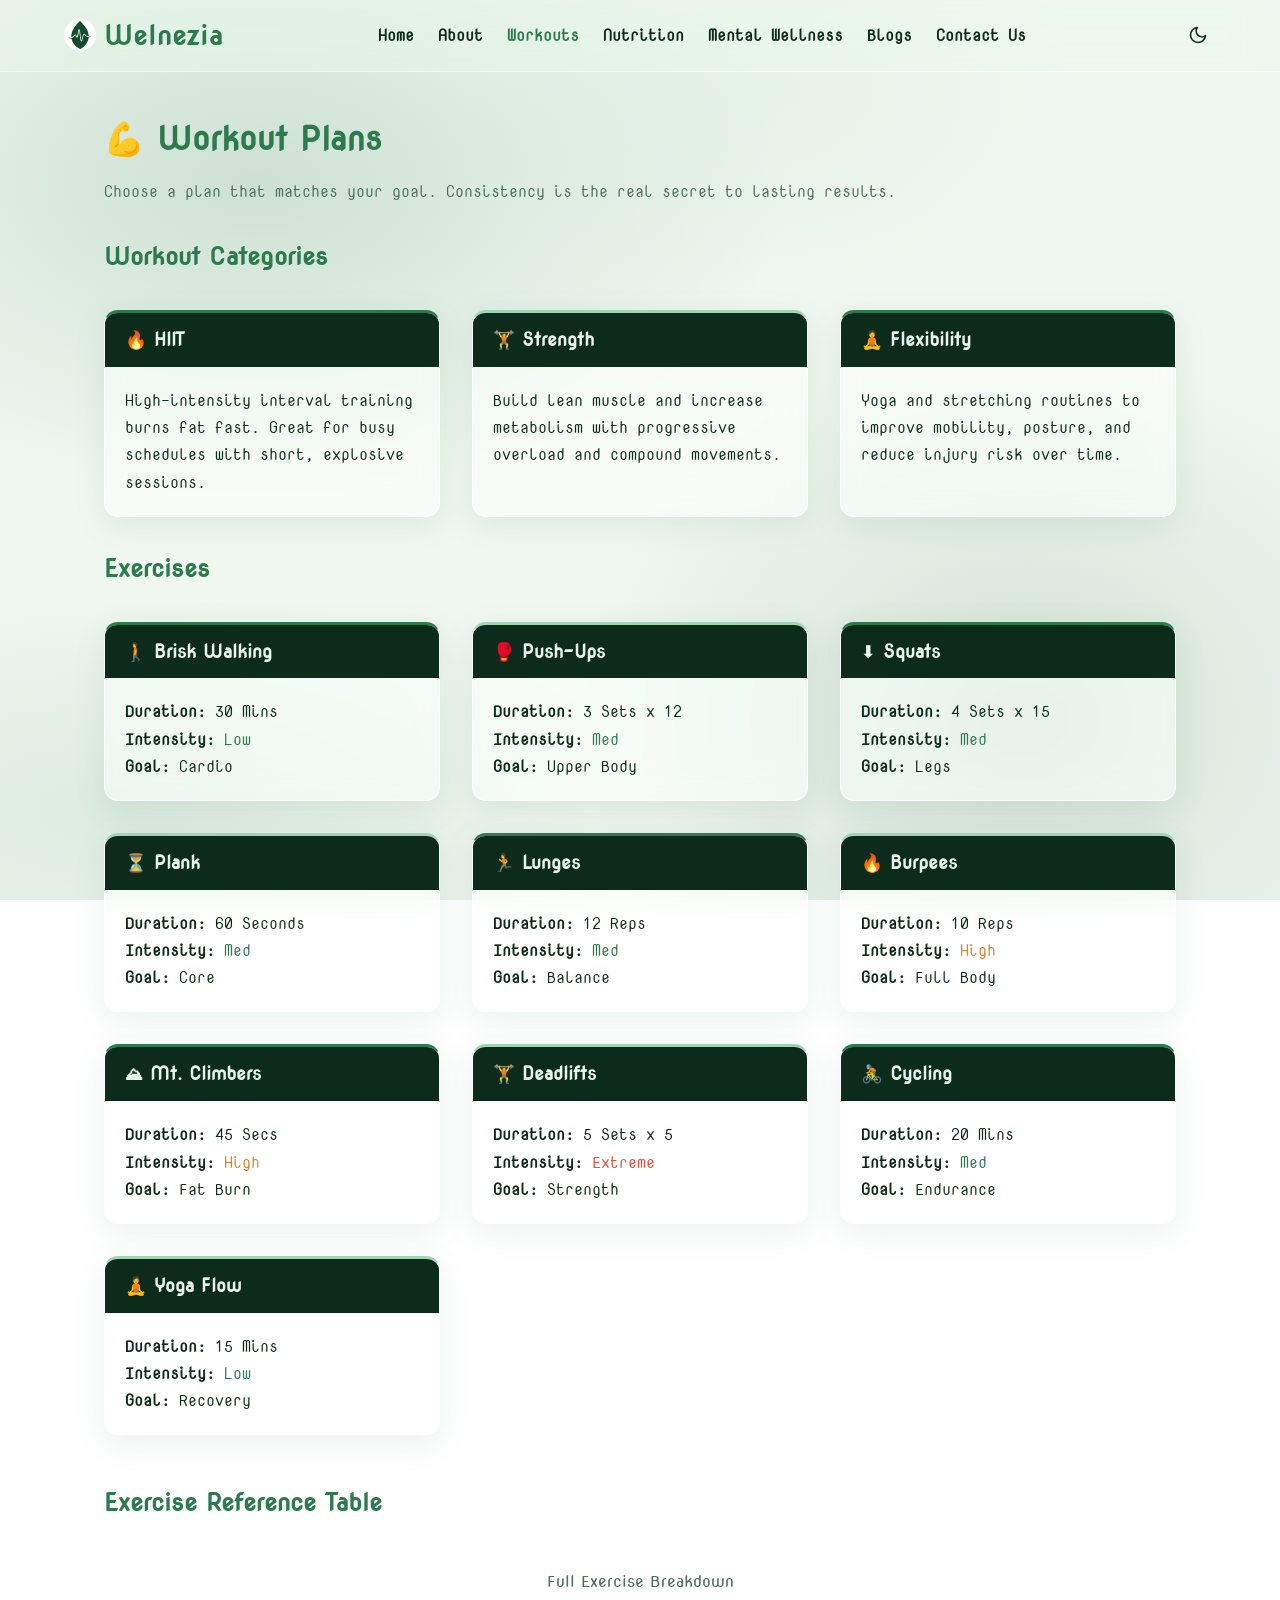
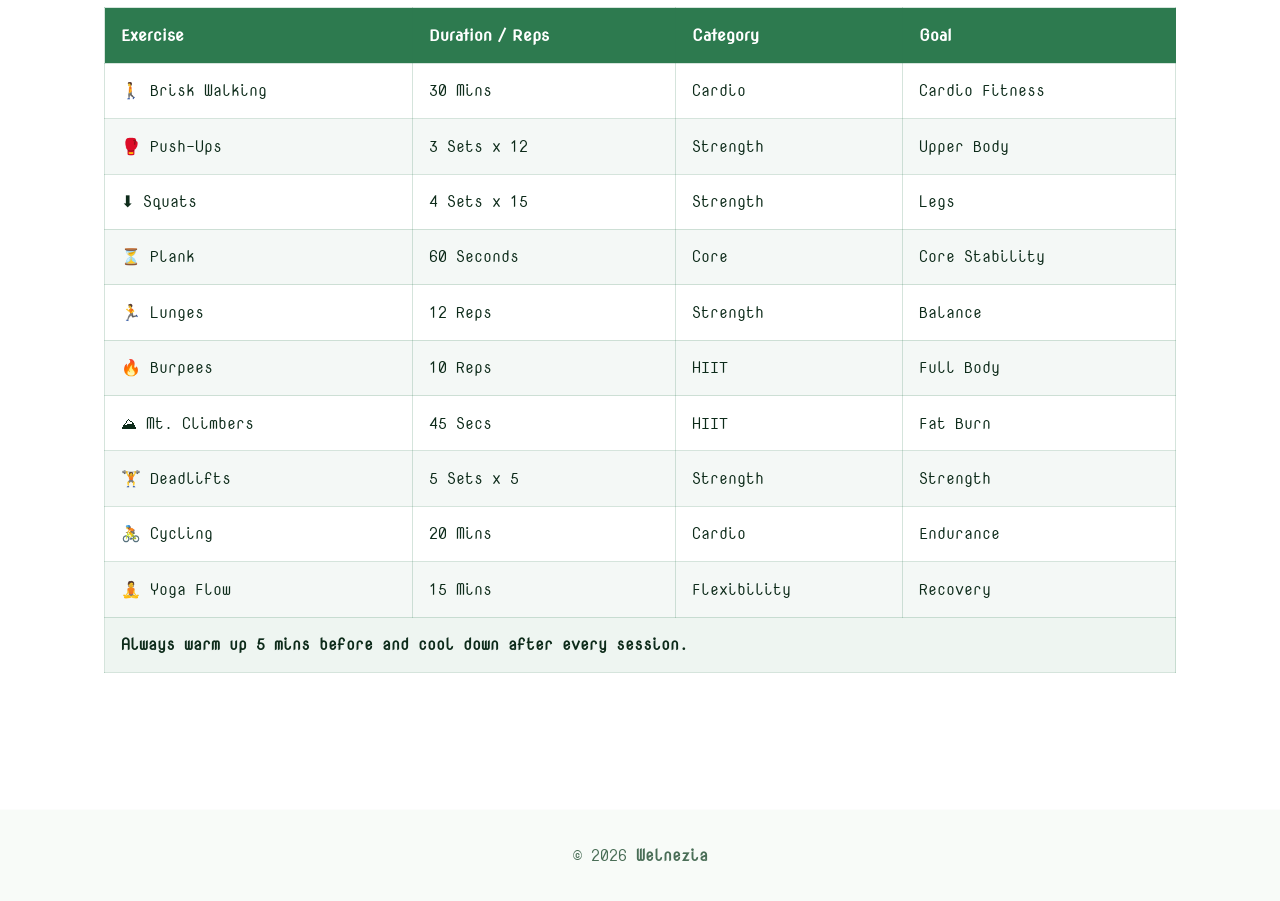
<file: workouts.html>
<!DOCTYPE html>
<html lang="en">
<head>
  <meta charset="UTF-8">
  <meta name="viewport" content="width=device-width, initial-scale=1.0">
  <title>Welnezia | Workouts</title>
  <meta name="description" content="Welnezia – Workout plans and exercise guides for all fitness levels.">
  <meta name="keywords" content="workout, exercise, fitness, HIIT, strength, flexibility">
  <link rel="icon" href="assets/welnezia.svg" type="image/svg+xml">
  <link rel="preconnect" href="https://fonts.googleapis.com">
  <link rel="preconnect" href="https://fonts.gstatic.com" crossorigin>
  <link href="https://fonts.googleapis.com/css2?family=Nova+Mono&family=Nova+Round&display=swap" rel="stylesheet">
  <link rel="stylesheet" href="css/style.css">
</head>
<body>

  <header>
    <a href="index.html" class="logo" style="display: flex; align-items: center; gap: 8px;">
      <img src="assets/welnezia.svg" alt="Welnezia Logo" style="width: 32px; height: 32px; display: block;">
      Welnezia
    </a>
    <nav>
      <ul class="nav-links">
        <li><a href="index.html">Home</a></li>
        <li><a href="about.html">About</a></li>
        <li><a href="workouts.html" class="active">Workouts</a></li>
        <li><a href="nutrition.html">Nutrition</a></li>
        <li><a href="mental.html">Mental Wellness</a></li>
        <li><a href="blogs.html">Blogs</a></li>
        <li><a href="contact.html">Contact Us</a></li>
      </ul>
    </nav>
    <div class="nav-controls">
      <button id="theme-toggle" aria-label="Toggle theme"></button>
      <button id="hamburger" aria-label="Open menu"></button>
    </div>
  </header>

  <div id="mobile-menu">
    <a href="index.html">Home</a>
    <a href="about.html">About</a>
    <a href="workouts.html" class="active">Workouts</a>
    <a href="nutrition.html">Nutrition</a>
    <a href="mental.html">Mental Wellness</a>
    <a href="blogs.html">Blogs</a>
    <a href="contact.html">Contact Us</a>
  </div>

  <main>

    <h1>💪 Workout Plans</h1>
    <p style="color:var(--text-muted); margin-bottom:2rem;">Choose a plan that matches your goal. Consistency is the real secret to lasting results.</p>

    <section style="margin-bottom:2rem;">
      <h2>Workout Categories</h2>
      <div class="grid-container">
        <div class="card">
          <div class="card-heading">🔥 HIIT</div>
          <div class="card-body">
            <p>High-intensity interval training burns fat fast. Great for busy schedules with short, explosive sessions.</p>
          </div>
        </div>
        <div class="card">
          <div class="card-heading">🏋 Strength</div>
          <div class="card-body">
            <p>Build lean muscle and increase metabolism with progressive overload and compound movements.</p>
          </div>
        </div>
        <div class="card">
          <div class="card-heading">🧘 Flexibility</div>
          <div class="card-body">
            <p>Yoga and stretching routines to improve mobility, posture, and reduce injury risk over time.</p>
          </div>
        </div>
      </div>
    </section>

    <section style="margin-bottom:2rem;">
      <h2>Exercises</h2>
      <div class="grid-container">

        <div class="card">
          <div class="card-heading">🚶 Brisk Walking</div>
          <div class="card-body">
            <p><strong>Duration:</strong> 30 Mins</p>
            <p><strong>Intensity:</strong> <span style="color:var(--primary)">Low</span></p>
            <p><strong>Goal:</strong> Cardio</p>
          </div>
        </div>

        <div class="card">
          <div class="card-heading">🥊 Push-Ups</div>
          <div class="card-body">
            <p><strong>Duration:</strong> 3 Sets x 12</p>
            <p><strong>Intensity:</strong> <span style="color:var(--primary)">Med</span></p>
            <p><strong>Goal:</strong> Upper Body</p>
          </div>
        </div>

        <div class="card">
          <div class="card-heading">⬇ Squats</div>
          <div class="card-body">
            <p><strong>Duration:</strong> 4 Sets x 15</p>
            <p><strong>Intensity:</strong> <span style="color:var(--primary)">Med</span></p>
            <p><strong>Goal:</strong> Legs</p>
          </div>
        </div>

        <div class="card">
          <div class="card-heading">⏳ Plank</div>
          <div class="card-body">
            <p><strong>Duration:</strong> 60 Seconds</p>
            <p><strong>Intensity:</strong> <span style="color:var(--primary)">Med</span></p>
            <p><strong>Goal:</strong> Core</p>
          </div>
        </div>

        <div class="card">
          <div class="card-heading">🏃 Lunges</div>
          <div class="card-body">
            <p><strong>Duration:</strong> 12 Reps</p>
            <p><strong>Intensity:</strong> <span style="color:var(--primary)">Med</span></p>
            <p><strong>Goal:</strong> Balance</p>
          </div>
        </div>

        <div class="card">
          <div class="card-heading">🔥 Burpees</div>
          <div class="card-body">
            <p><strong>Duration:</strong> 10 Reps</p>
            <p><strong>Intensity:</strong> <span style="color:#e67e22">High</span></p>
            <p><strong>Goal:</strong> Full Body</p>
          </div>
        </div>

        <div class="card">
          <div class="card-heading">⛰ Mt. Climbers</div>
          <div class="card-body">
            <p><strong>Duration:</strong> 45 Secs</p>
            <p><strong>Intensity:</strong> <span style="color:#e67e22">High</span></p>
            <p><strong>Goal:</strong> Fat Burn</p>
          </div>
        </div>

        <div class="card">
          <div class="card-heading">🏋 Deadlifts</div>
          <div class="card-body">
            <p><strong>Duration:</strong> 5 Sets x 5</p>
            <p><strong>Intensity:</strong> <span style="color:#e74c3c">Extreme</span></p>
            <p><strong>Goal:</strong> Strength</p>
          </div>
        </div>

        <div class="card">
          <div class="card-heading">🚴 Cycling</div>
          <div class="card-body">
            <p><strong>Duration:</strong> 20 Mins</p>
            <p><strong>Intensity:</strong> <span style="color:var(--primary)">Med</span></p>
            <p><strong>Goal:</strong> Endurance</p>
          </div>
        </div>

        <div class="card">
          <div class="card-heading">🧘 Yoga Flow</div>
          <div class="card-body">
            <p><strong>Duration:</strong> 15 Mins</p>
            <p><strong>Intensity:</strong> <span style="color:var(--primary)">Low</span></p>
            <p><strong>Goal:</strong> Recovery</p>
          </div>
        </div>

      </div>
    </section>

    <section style="margin:3rem 0 1rem;">
      <h2>Exercise Reference Table</h2>
      <table>
        <caption>Full Exercise Breakdown</caption>
        <thead>
          <tr>
            <th scope="col">Exercise</th>
            <th scope="col">Duration / Reps</th>
            <th scope="col">Category</th>
            <th scope="col">Goal</th>
          </tr>
        </thead>
        <tbody>
          <tr><td>🚶 Brisk Walking</td><td>30 Mins</td><td>Cardio</td><td>Cardio Fitness</td></tr>
          <tr><td>🥊 Push-Ups</td><td>3 Sets x 12</td><td>Strength</td><td>Upper Body</td></tr>
          <tr><td>⬇ Squats</td><td>4 Sets x 15</td><td>Strength</td><td>Legs</td></tr>
          <tr><td>⏳ Plank</td><td>60 Seconds</td><td>Core</td><td>Core Stability</td></tr>
          <tr><td>🏃 Lunges</td><td>12 Reps</td><td>Strength</td><td>Balance</td></tr>
          <tr><td>🔥 Burpees</td><td>10 Reps</td><td>HIIT</td><td>Full Body</td></tr>
          <tr><td>⛰ Mt. Climbers</td><td>45 Secs</td><td>HIIT</td><td>Fat Burn</td></tr>
          <tr><td>🏋 Deadlifts</td><td>5 Sets x 5</td><td>Strength</td><td>Strength</td></tr>
          <tr><td>🚴 Cycling</td><td>20 Mins</td><td>Cardio</td><td>Endurance</td></tr>
          <tr><td>🧘 Yoga Flow</td><td>15 Mins</td><td>Flexibility</td><td>Recovery</td></tr>
        </tbody>
        <tfoot>
          <tr><td colspan="4">Always warm up 5 mins before and cool down after every session.</td></tr>
        </tfoot>
      </table>
    </section>

  </main>

  <footer>
    <p>&copy; 2026 <strong>Welnezia</strong></p>
  </footer>

  <script src="js/script.js"></script>
</body>
</html>
</file>
<file: css/style.css>
@import url('https://fonts.googleapis.com/css2?family=Nova+Mono&family=Nova+Round&display=swap');


/* ════════════════════════════════════════
   RESET
════════════════════════════════════════ */
*, *::before, *::after { box-sizing: border-box; margin: 0; padding: 0; }
html {
  scroll-behavior: smooth;
  font-size: 16px;
}
body {
  overflow-x: clip;
  max-width: 100%;
}


/* ════════════════════════════════════════
   CSS VARIABLES (Light Theme)
════════════════════════════════════════ */
:root {
  --green-50:  #e8f5ee;
  --green-100: #c8e6d4;
  --green-200: #a0d4b4;
  --green-400: #2d7a4f;
  --green-600: #1e5c3a;
  --green-800: #133d27;
  --green-900: #0d2b1a;

  --bg:                #f0f7f0;
  --surface:           rgba(255,255,255,0.55);
  --primary:           var(--green-400);
  --text:              #0d2b1a;
  --text-muted:        #4a6e57;
  --border:            rgba(255,255,255,0.70);
  --card-heading-bg:   var(--green-900);
  --card-heading-text: var(--green-50);
  --shadow:            0 8px 32px rgba(45,122,79,0.10);
  --nav-bg:            rgba(240,247,240,0.45);
  --nav-border:        rgba(255,255,255,0.60);
  --error:             #b91c1c;
  --font-display:      'Nova Round', system-ui, sans-serif;
  --font-body:         'Nova Mono', monospace;
}


/* ════════════════════════════════════════
   CSS VARIABLES (Dark Theme)
════════════════════════════════════════ */
[data-theme="dark"] {
  --bg:                #0a0f0b;
  --surface:           rgba(20,35,25,0.60);
  --primary:           #4db87a;
  --text:              #e8f5ee;
  --text-muted:        #8aab8a;
  --border:            rgba(255,255,255,0.07);
  --card-heading-bg:   var(--green-50);
  --card-heading-text: var(--green-900);
  --shadow:            0 8px 32px rgba(0,0,0,0.50);
  --nav-bg:            rgba(10,15,11,0.55);
  --nav-border:        rgba(255,255,255,0.08);
  --error:             #f87171;
}


/* ════════════════════════════════════════
   MESH GRADIENT BACKGROUND
════════════════════════════════════════ */
body {
  font-family: var(--font-body);
  color: var(--text);
  line-height: 1.7;
  min-height: 100vh;
  transition: color 0.3s;
}

body::before {
  content: '';
  position: fixed;
  inset: 0;
  z-index: -1;
  background:
    radial-gradient(ellipse 60% 50% at 20% 20%, rgba(45,122,79,0.18) 0%, transparent 70%),
    radial-gradient(ellipse 50% 60% at 80% 80%, rgba(30,92,58,0.14) 0%, transparent 70%),
    radial-gradient(ellipse 40% 40% at 60% 10%, rgba(160,212,180,0.12) 0%, transparent 60%),
    radial-gradient(ellipse 70% 40% at 10% 90%, rgba(45,122,79,0.10) 0%, transparent 60%),
    var(--bg);
  transition: background 0.3s;
}

[data-theme="dark"] body::before {
  background:
    radial-gradient(ellipse 50% 40% at 15% 25%, rgba(20,50,30,0.55) 0%, transparent 70%),
    radial-gradient(ellipse 40% 50% at 85% 75%, rgba(13,43,26,0.50) 0%, transparent 70%),
    radial-gradient(ellipse 30% 35% at 55% 5%,  rgba(30,60,40,0.30) 0%, transparent 60%),
    radial-gradient(ellipse 60% 30% at 5%  95%, rgba(10,25,15,0.40) 0%, transparent 60%),
    var(--bg);
}


/* ════════════════════════════════════════
   GLASSMORPHISM NAVBAR
════════════════════════════════════════ */
header {
  background: var(--nav-bg);
  backdrop-filter: blur(24px) saturate(180%);
  -webkit-backdrop-filter: blur(24px) saturate(180%);
  border-bottom: 1px solid var(--nav-border);
  padding: 0.85rem 5%;
  display: flex;
  justify-content: space-between;
  align-items: center;
  position: sticky;
  top: 0;
  z-index: 1000;
  width: 100%;
}

.logo {
  font-family: var(--font-display);
  font-size: 1.6rem;
  font-weight: 700;
  color: var(--primary);
  text-decoration: none;
  letter-spacing: 1px;
  cursor: pointer;
}

.nav-links {
  display: flex;
  list-style: none;
  gap: 1.5rem;
  align-items: center;
}

.nav-links a {
  text-decoration: none;
  color: var(--text);
  font-family: var(--font-body);
  font-weight: 600;
  transition: color 0.2s;
  cursor: pointer;
}

.nav-links a:hover,
.nav-links a.active { color: var(--primary); }

.nav-controls {
  display: flex;
  align-items: center;
  gap: 0.5rem;
}

#theme-toggle, #hamburger {
  background: none;
  border: none;
  cursor: pointer;
  color: var(--text);
  display: flex;
  align-items: center;
  justify-content: center;
  width: 36px;
  height: 36px;
  padding: 6px;
  border-radius: 6px;
  transition: background 0.2s;
}

#theme-toggle:hover, #hamburger:hover { background: rgba(45,122,79,0.12); }


/* ════════════════════════════════════════
   MOBILE MENU
════════════════════════════════════════ */
#mobile-menu {
  display: none;
  position: fixed;
  top: 57px;
  left: 0;
  right: 0;
  background: var(--nav-bg);
  backdrop-filter: blur(24px) saturate(180%);
  -webkit-backdrop-filter: blur(24px) saturate(180%);
  border-bottom: 1px solid var(--nav-border);
  padding: 1rem 5%;
  flex-direction: column;
  gap: 1rem;
  z-index: 1001;
  width: 100%;
}

#mobile-menu.open { display: flex; }

#mobile-menu a {
  text-decoration: none;
  color: var(--text);
  font-family: var(--font-body);
  font-weight: 600;
  padding: 0.5rem 0;
  border-bottom: 1px solid var(--border);
  transition: color 0.2s;
  cursor: pointer;
}

#mobile-menu a:hover { color: var(--primary); }

#hamburger { display: none; }

@media (max-width: 768px) {
  .nav-links { display: none; }
  #hamburger  { display: flex; }
}


/* ════════════════════════════════════════
   MAIN LAYOUT
════════════════════════════════════════ */
main {
  max-width: 1200px;
  margin: 0 auto;
  padding: 2.5rem 5%;
  min-height: 80vh;
  width: 100%;
}

h1, h2, h3, h4 {
  font-family: var(--font-display);
  color: var(--primary);
  margin-bottom: 0.75rem;
}


/* ════════════════════════════════════════
   HERO SECTION
════════════════════════════════════════ */
.hero {
  text-align: center;
  padding: 5rem 1rem 4rem;
}

.hero h1 { font-size: 3rem; margin-bottom: 1rem; }
.hero p  { font-size: 1.1rem; color: var(--text-muted); max-width: 600px; margin: 0 auto 2rem; }


/* ════════════════════════════════════════
   GLASS CARDS
════════════════════════════════════════ */
.card {
  background: var(--surface);
  backdrop-filter: blur(16px) saturate(160%);
  -webkit-backdrop-filter: blur(16px) saturate(160%);
  border: 1px solid var(--border);
  border-radius: 14px;
  box-shadow: var(--shadow);
  overflow: hidden;
  transition: transform 0.3s, box-shadow 0.3s;
}

.card:hover {
  transform: translateY(-6px);
  box-shadow: 0 16px 48px rgba(45,122,79,0.18);
}

.card-heading {
  background: var(--card-heading-bg);
  color: var(--card-heading-text);
  font-family: var(--font-display);
  font-size: 1.1rem;
  font-weight: 700;
  padding: 0.75rem 1.25rem;
}

.card-body { padding: 1.25rem; }


/* ════════════════════════════════════════
   GRID
════════════════════════════════════════ */
.grid-container {
  display: grid;
  grid-template-columns: repeat(auto-fit, minmax(280px, 1fr));
  gap: 2rem;
  margin: 2rem 0;
}


/* ════════════════════════════════════════
   BUTTONS
════════════════════════════════════════ */
.btn {
  display: inline-block;
  padding: 0.75rem 1.8rem;
  background: var(--primary);
  color: #fff;
  border: none;
  border-radius: 8px;
  cursor: pointer;
  font-family: var(--font-body);
  font-weight: 700;
  text-decoration: none;
  transition: transform 0.2s, filter 0.2s;
}

.btn:hover { transform: translateY(-2px); filter: brightness(1.12); }


/* ════════════════════════════════════════
   TABLES
════════════════════════════════════════ */
table           { width: 100%; border-collapse: collapse; margin: 2rem 0; }
caption         { padding: 0.75rem; font-family: var(--font-display); color: var(--text-muted); }
th, td          { padding: 0.85rem 1rem; border: 1px solid rgba(45,122,79,0.2); text-align: left; }
thead th        { background: var(--green-400); color: #fff; font-family: var(--font-display); }
tbody tr:nth-child(even) { background: rgba(45,122,79,0.05); }
tfoot td        { font-weight: bold; background: rgba(45,122,79,0.08); }


/* ════════════════════════════════════════
   FORMS
════════════════════════════════════════ */
form {
  background: var(--surface);
  backdrop-filter: blur(16px);
  -webkit-backdrop-filter: blur(16px);
  border: 1px solid var(--border);
  border-radius: 14px;
  padding: 2rem;
  max-width: 620px;
  margin: 0 auto;
  display: flex;
  flex-direction: column;
  gap: 1rem;
  width: 100%;
}

fieldset { border: 1px solid rgba(45,122,79,0.25); padding: 1.25rem; border-radius: 8px; }
legend   { padding: 0 0.5rem; color: var(--primary); font-family: var(--font-display); }
label    { font-weight: 600; display: block; margin-top: 0.5rem; cursor: pointer; }

input[type="text"],
input[type="email"],
input[type="tel"],
input[type="date"],
input[type="number"],
select, textarea {
  width: 100%;
  padding: 0.7rem 1rem;
  border: 1px solid rgba(45,122,79,0.3);
  border-radius: 6px;
  background: rgba(255,255,255,0.3);
  color: var(--text);
  font-family: var(--font-body);
  margin-top: 0.3rem;
}

/* ── Cursor UX cues ── */
input[type="text"],
input[type="email"],
input[type="tel"],
input[type="date"],
input[type="number"],
textarea            { cursor: text; }

select              { cursor: pointer; }

input[type="radio"],
input[type="checkbox"] { cursor: pointer; }

[data-theme="dark"] input,
[data-theme="dark"] select,
[data-theme="dark"] textarea { background: rgba(20,50,30,0.4); }

input:focus, textarea:focus, select:focus { outline: 2px solid var(--primary); }
.error-msg { color: var(--error); font-size: 0.82rem; display: none; }


/* ════════════════════════════════════════
   DAILY MOTIVATION WIDGET
════════════════════════════════════════ */
.motivation-section {
  text-align: center;
  max-width: 700px;
  margin: 2rem auto;
}

#motivationBox {
  max-width: 600px;
  margin: 1.5rem auto 0;
}

#motivationText {
  color: var(--text-muted);
}


/* ════════════════════════════════════════
   DETAILS / SUMMARY (FAQ Accordion)
════════════════════════════════════════ */
details {
  background: var(--surface);
  backdrop-filter: blur(12px);
  border: 1px solid var(--border);
  border-radius: 10px;
  padding: 1rem 1.25rem;
  margin-bottom: 1rem;
}

summary   { cursor: pointer; color: var(--primary); font-family: var(--font-display); font-weight: 700; }
details p { margin-top: 0.75rem; color: var(--text-muted); }


/* ════════════════════════════════════════
   MEDIA
════════════════════════════════════════ */
img, video      { max-width: 100%; height: auto; border-radius: 10px; }
.media-wrapper  { margin: 2rem 0; text-align: center; max-width: 100%; overflow: hidden; }
canvas          { border-radius: 10px; background: var(--surface); border: 1px solid var(--border); max-width: 100%; }
iframe          { border-radius: 10px; max-width: 100%; }


/* ════════════════════════════════════════
   FOOTER
════════════════════════════════════════ */
footer {
  text-align: center;
  padding: 2rem;
  background: var(--nav-bg);
  backdrop-filter: blur(24px);
  border-top: 1px solid var(--nav-border);
  font-family: var(--font-body);
  color: var(--text-muted);
  margin-top: 4rem;
  width: 100%;
}


/* ════════════════════════════════════════
   SELECTORS, PSEUDO-CLASSES & PSEUDO-ELEMENTS
════════════════════════════════════════ */

/* Adjacent sibling — nav active underline indicator */
.nav-links a.active + a { opacity: 1; }

/* Descendant + :not() pseudo-class */
nav > ul > li > a:not(.active):hover { opacity: 0.8; }

/* nth-child on cards — alternating accent border */
.card:nth-child(odd)  { border-top: 3px solid var(--primary); }
.card:nth-child(even) { border-top: 3px solid var(--green-200); }

/* Attribute selector on checkbox label */
input[type="checkbox"] + label { cursor: pointer; }

/* ::before pseudo-element — decorative card top line */
.card::before { content: ''; display: block; }

/* ::after pseudo-elements — FAQ arrow indicators */
details summary::after       { content: ' ▾'; }
details[open] summary::after { content: ' ▴'; }


/* ════════════════════════════════════════
   RESPONSIVE
════════════════════════════════════════ */
@media (max-width: 768px) {
  .hero h1         { font-size: 2rem; }
  .hero            { padding: 3rem 1rem 2rem; }
  main             { padding: 1.5rem 4%; }
  .grid-container  { grid-template-columns: 1fr; }
  table            { font-size: 0.78rem; display: block; overflow-x: auto; -webkit-overflow-scrolling: touch; }
  th, td           { padding: 0.5rem 0.6rem; white-space: nowrap; }
  img, iframe, video { max-width: 100%; }
  form             { padding: 1.25rem; }
  .btn             { width: 100%; text-align: center; }
}
</file>
